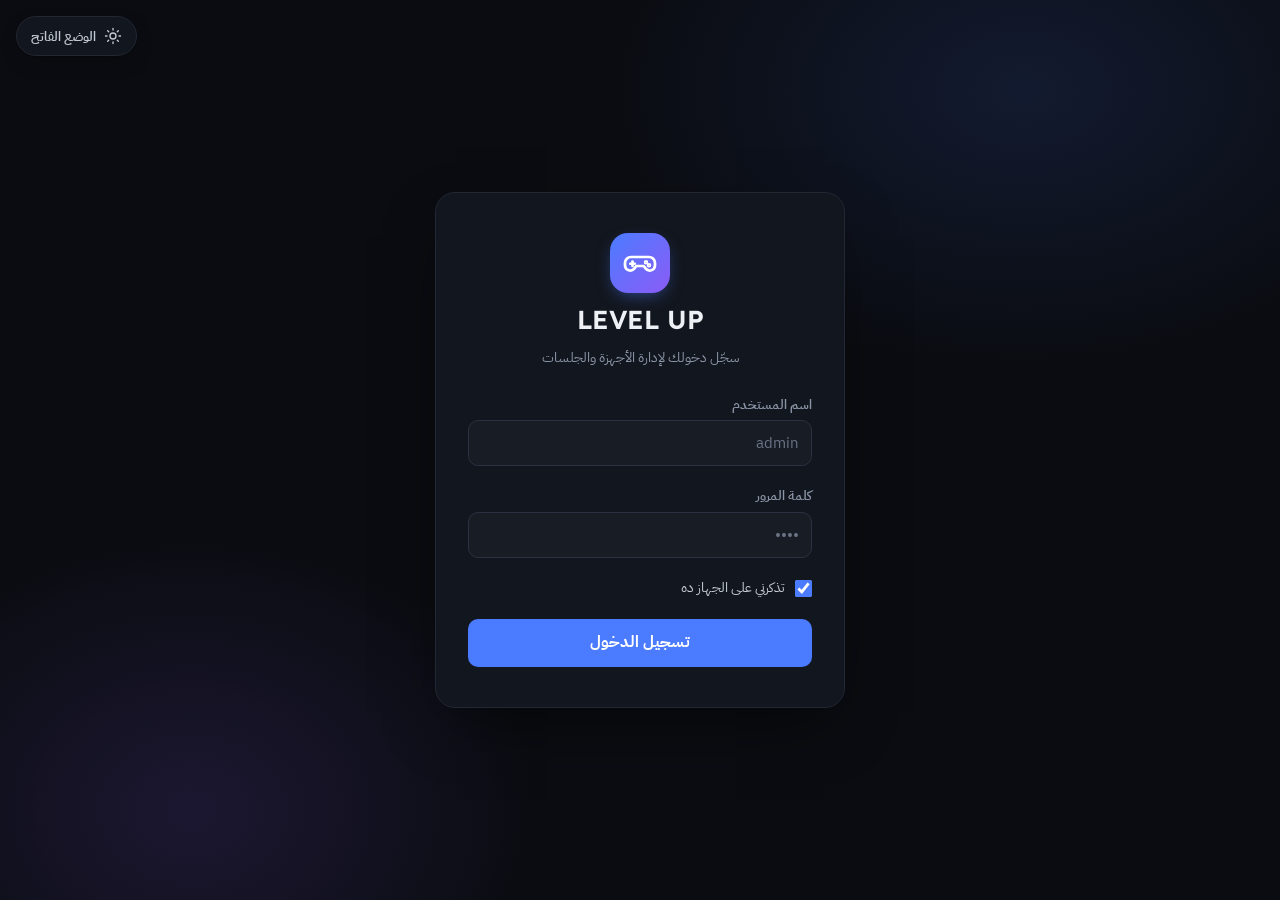
<file: index.html>
<!doctype html>
<html lang="ar" dir="rtl">
<head>
<meta charset="utf-8">
<meta name="viewport" content="width=device-width, initial-scale=1">
<meta http-equiv="refresh" content="0; url=Account/Login.html">
<title>LEVEL UP</title>
<link rel="icon" type="image/svg+xml" href="images/favicon.svg">
</head>
<body>
  <p><a href="Account/Login.html" asp-controller="Account" asp-action="Login">الدخول على LEVEL UP</a></p>
</body>
</html>
</file>
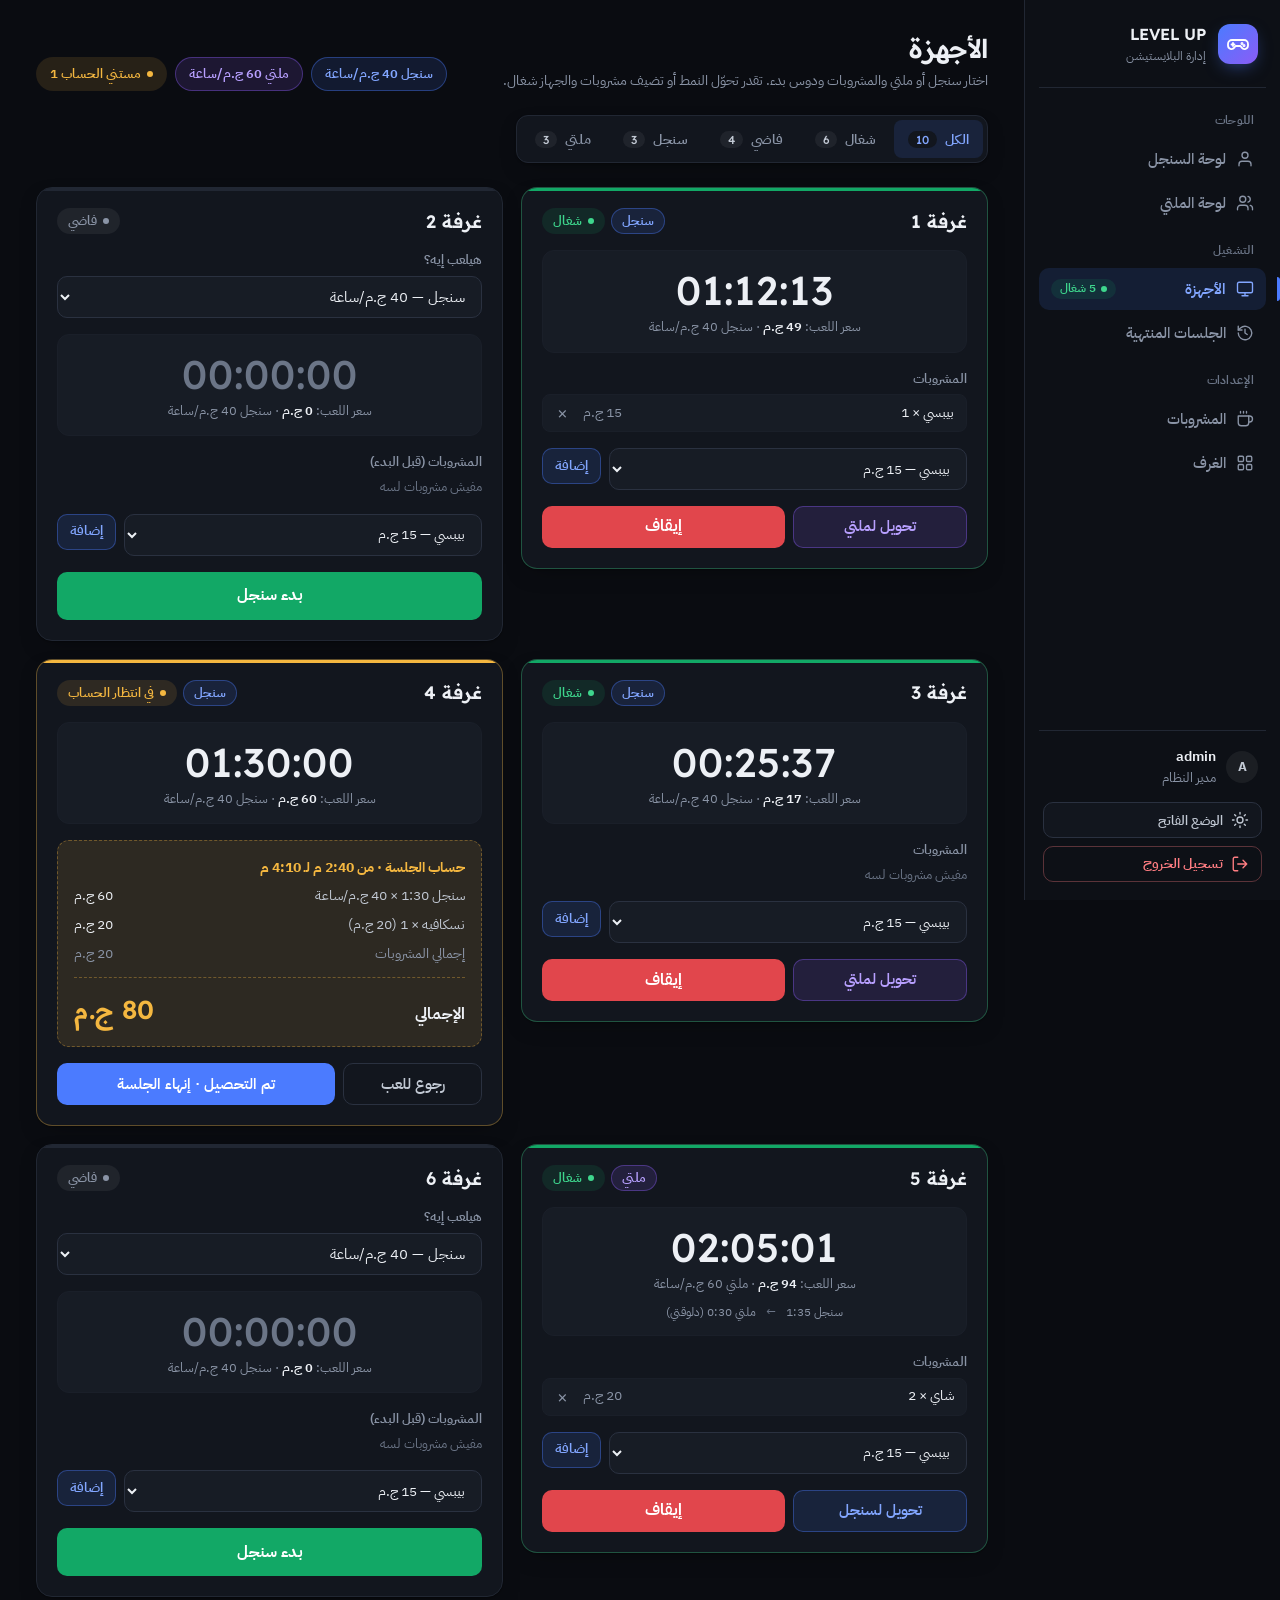
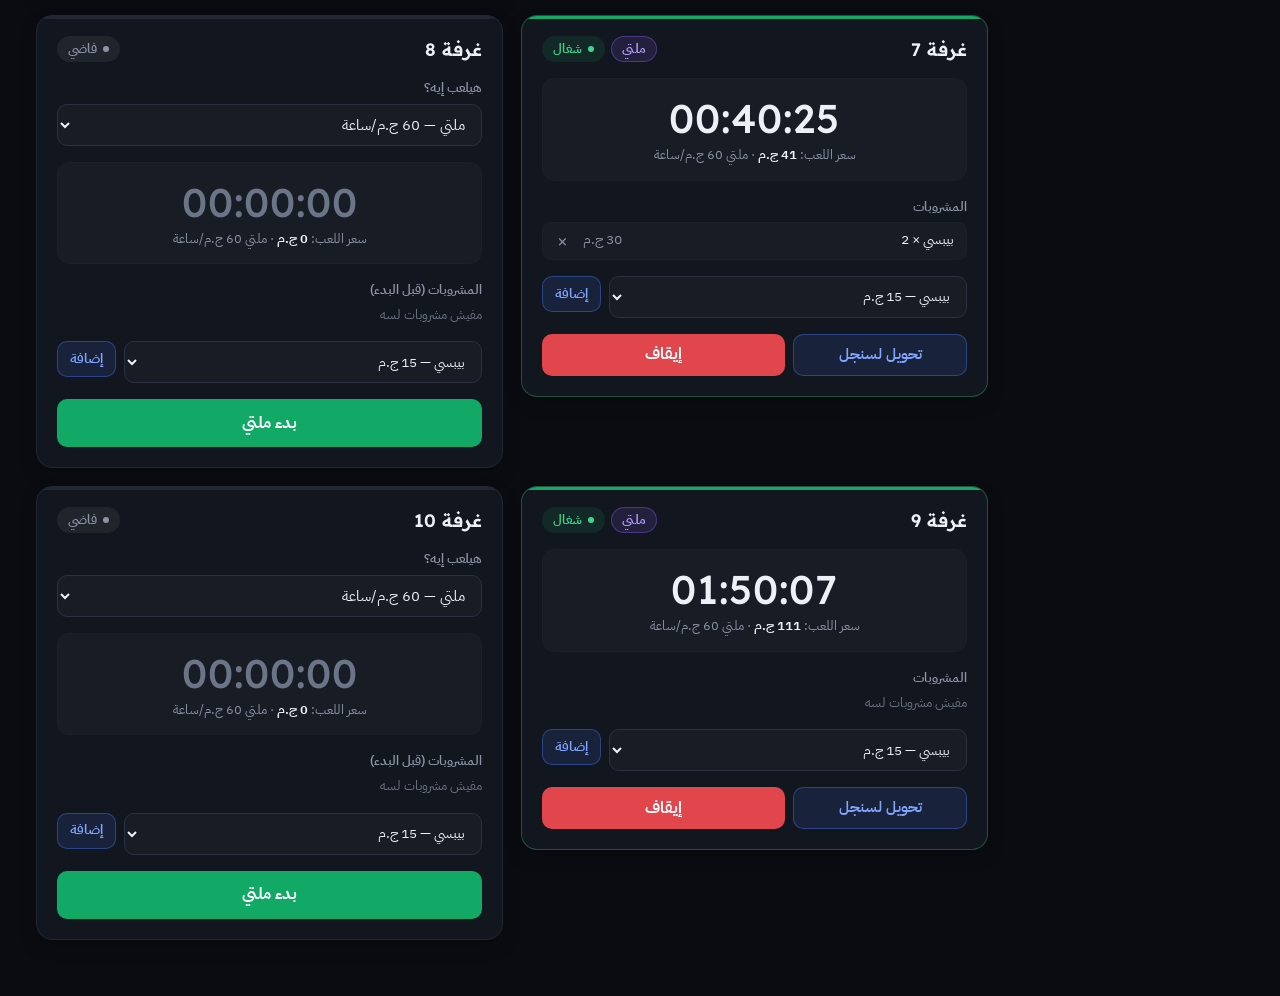
<file: Device/Index.html>
<!doctype html>
<html lang="ar" dir="rtl" data-theme="dark">
<head>
<meta charset="utf-8">
<meta name="viewport" content="width=device-width, initial-scale=1">
<title>الأجهزة · LEVEL UP</title>
<link rel="icon" type="image/svg+xml" href="../images/favicon.svg">
<link rel="stylesheet" href="../css/bootstrap.rtl.min.css">
<link rel="stylesheet" href="../css/style.css">
<script src="../js/theme.js"></script>
</head>
<body>
<div class="shell">

  <!-- ================= السايدبار (هيتنقل لـ _Layout) ================= -->
  <nav class="sidebar" aria-label="القائمة الرئيسية">
    <div class="brand">
      <div class="logo"><img src="../images/logo.svg" alt="" width="24" height="24"></div>
      <div><b>LEVEL UP</b><small>إدارة البلايستيشن</small></div>
    </div>

    <div class="nav-links">
      <div class="nav-group">
        <div class="nav-sec">اللوحات</div>
        <a class="item" href="../Dashboard/Single.html" asp-controller="Dashboard" asp-action="Single">
          <svg class="i" viewBox="0 0 24 24" aria-hidden="true"><path d="M20 21v-2a4 4 0 0 0-4-4H8a4 4 0 0 0-4 4v2"/><circle cx="12" cy="7" r="4"/></svg>
          <span class="lbl">لوحة السنجل</span>
        </a>
        <a class="item" href="../Dashboard/Multi.html" asp-controller="Dashboard" asp-action="Multi">
          <svg class="i" viewBox="0 0 24 24" aria-hidden="true"><path d="M16 21v-2a4 4 0 0 0-4-4H6a4 4 0 0 0-4 4v2"/><circle cx="9" cy="7" r="4"/><path d="M22 21v-2a4 4 0 0 0-3-3.87"/><path d="M16 3.13a4 4 0 0 1 0 7.75"/></svg>
          <span class="lbl">لوحة الملتي</span>
        </a>
      </div>
      <div class="nav-group">
        <div class="nav-sec">التشغيل</div>
        <a class="item on" href="../Device/Index.html" aria-current="page" asp-controller="Device" asp-action="Index">
          <svg class="i" viewBox="0 0 24 24" aria-hidden="true"><rect x="2" y="3" width="20" height="14" rx="2"/><path d="M8 21h8M12 17v4"/></svg>
          <span class="lbl">الأجهزة</span>
          <span class="cnt">5 شغال</span>
        </a>
        <a class="item" href="../Session/Index.html" asp-controller="Session" asp-action="Index">
          <svg class="i" viewBox="0 0 24 24" aria-hidden="true"><path d="M3 12a9 9 0 1 0 3-6.7L3 8"/><path d="M3 3v5h5"/><path d="M12 7v5l3 2"/></svg>
          <span class="lbl">الجلسات المنتهية</span>
        </a>
      </div>
      <div class="nav-group">
        <div class="nav-sec">الإعدادات</div>
        <a class="item" href="../Drink/Index.html" asp-controller="Drink" asp-action="Index">
          <svg class="i" viewBox="0 0 24 24" aria-hidden="true"><path d="M17 8h1a4 4 0 0 1 0 8h-1"/><path d="M3 8h14v9a4 4 0 0 1-4 4H7a4 4 0 0 1-4-4z"/><path d="M6 2v2M10 2v2M14 2v2"/></svg>
          <span class="lbl">المشروبات</span>
        </a>
        <a class="item" href="../Room/Index.html" asp-controller="Room" asp-action="Index">
          <svg class="i" viewBox="0 0 24 24" aria-hidden="true"><rect x="3" y="3" width="7" height="7" rx="1.5"/><rect x="14" y="3" width="7" height="7" rx="1.5"/><rect x="3" y="14" width="7" height="7" rx="1.5"/><rect x="14" y="14" width="7" height="7" rx="1.5"/></svg>
          <span class="lbl">الغرف</span>
        </a>
      </div>
    </div>

    <div class="nav-foot">
      <div class="who">
        <span class="av">a</span>
        <div><b>admin</b>مدير النظام</div>
      </div>
      <button type="button" class="theme-toggle" id="themeToggle" aria-label="تفعيل الوضع الفاتح" title="تفعيل الوضع الفاتح">
        <span class="theme-icon when-dark"><svg class="i" viewBox="0 0 24 24" aria-hidden="true"><circle cx="12" cy="12" r="4"/><path d="M12 2v2M12 20v2M4.9 4.9l1.4 1.4M17.7 17.7l1.4 1.4M2 12h2M20 12h2M4.9 19.1l1.4-1.4M17.7 6.3l1.4-1.4"/></svg></span>
        <span class="lbl when-dark">الوضع الفاتح</span>
        <span class="theme-icon when-light"><svg class="i" viewBox="0 0 24 24" aria-hidden="true"><path d="M21 12.8A9 9 0 1 1 11.2 3 7 7 0 0 0 21 12.8z"/></svg></span>
        <span class="lbl when-light">الوضع الداكن</span>
      </button>
      <form method="post" action="../Account/Login.html" asp-controller="Account" asp-action="Logout">
        <button type="submit" class="btn sm ghost-red" title="تسجيل الخروج">
          <svg class="i" viewBox="0 0 24 24" aria-hidden="true"><path d="M9 21H5a2 2 0 0 1-2-2V5a2 2 0 0 1 2-2h4"/><path d="M16 17l5-5-5-5M21 12H9"/></svg>
          <span class="lbl">تسجيل الخروج</span>
        </button>
      </form>
    </div>
  </nav>
  <!-- ================= نهاية السايدبار ================= -->

  <main class="main">

    <div class="head">
      <div>
        <h1>الأجهزة</h1>
        <p class="sub">اختار سنجل أو ملتي والمشروبات ودوس بدء. تقدر تحوّل النمط أو تضيف مشروبات والجهاز شغال.</p>
      </div>
      <div class="chips">
        <span class="pill p-blue">سنجل 40 ج.م/ساعة</span>
        <span class="pill p-purple">ملتي 60 ج.م/ساعة</span>
        <!-- بيظهر بس لو فيه غرف مستنية الحساب -->
        <span class="pill p-amber">مستني الحساب 1</span>
      </div>
    </div>

    <!-- الفلترة في السيرفر: ?filter=All|Running|Idle|Single|Multi، والتاب المختار عليه on -->
    <nav class="tabs" aria-label="فلترة الأجهزة">
      <a class="tab on t-all" href="Index.html" aria-current="page" asp-controller="Device" asp-action="Index" asp-route-filter="All">الكل <span class="n">10</span></a>
      <a class="tab" href="Index.html?filter=Running" asp-controller="Device" asp-action="Index" asp-route-filter="Running">شغال <span class="n">6</span></a>
      <a class="tab" href="Index.html?filter=Idle" asp-controller="Device" asp-action="Index" asp-route-filter="Idle">فاضي <span class="n">4</span></a>
      <a class="tab" href="Index.html?filter=Single" asp-controller="Device" asp-action="Index" asp-route-filter="Single">سنجل <span class="n">3</span></a>
      <a class="tab" href="Index.html?filter=Multi" asp-controller="Device" asp-action="Index" asp-route-filter="Multi">ملتي <span class="n">3</span></a>
    </nav>

    <!-- لو مفيش غرف مفعّلة:
    <div class="panel empty">مفيش غرف مفعّلة. ضيف غرفة من <a href="../Room/Index.html" asp-controller="Room" asp-action="Index">صفحة الغرف</a>.</div>
         لو الفلتر مفيهوش أجهزة:
    <div class="panel empty">مفيش أجهزة في القسم ده دلوقتي</div> -->

    <div class="cards">

      <!-- ===== غرفة 1 · شغال سنجل ===== -->
      <article class="device-card running" data-elapsed="4332" data-segment-elapsed="4332" data-base-cost="0" data-rate="40">
        <div class="card-head">
          <h2>غرفة 1</h2>
          <div class="tags"><span class="pill p-blue">سنجل</span><span class="pill p-green">شغال</span></div>
        </div>
        <div class="timerbox">
          <div class="timer">01:12:12</div>
          <div class="c">سعر اللعب: <b data-cost>49 ج.م</b> · سنجل 40 ج.م/ساعة</div>
        </div>
        <div class="dl">
          <div class="dl-title">المشروبات</div>
          <div class="dl-row">
            <span>بيبسي × 1</span>
            <span class="dl-meta">
              <span class="muted">15 ج.م</span>
              <form method="post" action="Index.html" asp-controller="Device" asp-action="RemoveDrink">
                <input type="hidden" name="RoomId" value="1"><input type="hidden" name="DrinkId" value="1">
                <button type="submit" class="x" aria-label="شيل بيبسي">×</button>
              </form>
            </span>
          </div>
        </div>
        <form class="add" method="post" action="Index.html" asp-controller="Device" asp-action="AddDrink">
          <input type="hidden" name="RoomId" value="1">
          <select class="in" name="DrinkId" aria-label="اختيار مشروب لغرفة 1">
            <option value="1">بيبسي — 15 ج.م</option>
            <option value="2">شاي — 10 ج.م</option>
            <option value="3">نسكافيه — 20 ج.م</option>
            <option value="4">مياه — 10 ج.م</option>
            <option value="5">ريد بول — 40 ج.م</option>
          </select>
          <button type="submit" class="btn ghost sm">إضافة</button>
        </form>
        <div class="two">
          <form method="post" action="Index.html" asp-controller="Device" asp-action="SwitchMode">
            <input type="hidden" name="RoomId" value="1"><input type="hidden" name="Mode" value="Multi">
            <button type="submit" class="btn ghost-purple" title="الوقت اللي فات بيتحسب بسعره، والجاي بسعر ملتي">تحويل لملتي</button>
          </form>
          <form class="stop" method="post" action="Index.html" asp-controller="Device" asp-action="Stop">
            <input type="hidden" name="RoomId" value="1">
            <button type="submit" class="btn red stop-btn">إيقاف</button>
          </form>
        </div>
      </article>

      <!-- ===== غرفة 2 · فاضي (النمط الافتراضي سنجل) ===== -->
      <article class="device-card idle">
        <div class="card-head">
          <h2>غرفة 2</h2>
          <div class="tags"><span class="pill p-gray">فاضي</span></div>
        </div>
        <div class="modepick">
          <label for="Mode-2">هيلعب إيه؟</label>
          <select class="in" id="Mode-2" name="Mode" form="start-2">
            <option value="Single" data-label="سنجل" data-rate="40" selected>سنجل — 40 ج.م/ساعة</option>
            <option value="Multi" data-label="ملتي" data-rate="60">ملتي — 60 ج.م/ساعة</option>
          </select>
        </div>
        <div class="timerbox">
          <div class="timer">00:00:00</div>
          <div class="c">سعر اللعب: <b>0 ج.م</b> · <span data-mode-rate>سنجل 40 ج.م/ساعة</span></div>
        </div>
        <div class="dl">
          <div class="dl-title">المشروبات (قبل البدء)</div>
          <span class="dl-empty">مفيش مشروبات لسه</span>
        </div>
        <form class="add" method="post" action="Index.html" asp-controller="Device" asp-action="AddDrink">
          <input type="hidden" name="RoomId" value="2">
          <select class="in" name="DrinkId" aria-label="اختيار مشروب لغرفة 2">
            <option value="1">بيبسي — 15 ج.م</option>
            <option value="2">شاي — 10 ج.م</option>
            <option value="3">نسكافيه — 20 ج.م</option>
            <option value="4">مياه — 10 ج.م</option>
            <option value="5">ريد بول — 40 ج.م</option>
          </select>
          <button type="submit" class="btn ghost sm">إضافة</button>
        </form>
        <form id="start-2" method="post" action="Index.html" asp-controller="Device" asp-action="Start">
          <input type="hidden" name="RoomId" value="2">
          <button type="submit" class="btn green big" data-start-label>بدء سنجل</button>
        </form>
      </article>

      <!-- ===== غرفة 3 · شغال سنجل ===== -->
      <article class="device-card running" data-elapsed="1536" data-segment-elapsed="1536" data-base-cost="0" data-rate="40">
        <div class="card-head">
          <h2>غرفة 3</h2>
          <div class="tags"><span class="pill p-blue">سنجل</span><span class="pill p-green">شغال</span></div>
        </div>
        <div class="timerbox">
          <div class="timer">00:25:36</div>
          <div class="c">سعر اللعب: <b data-cost>17 ج.م</b> · سنجل 40 ج.م/ساعة</div>
        </div>
        <div class="dl">
          <div class="dl-title">المشروبات</div>
          <span class="dl-empty">مفيش مشروبات لسه</span>
        </div>
        <form class="add" method="post" action="Index.html" asp-controller="Device" asp-action="AddDrink">
          <input type="hidden" name="RoomId" value="3">
          <select class="in" name="DrinkId" aria-label="اختيار مشروب لغرفة 3">
            <option value="1">بيبسي — 15 ج.م</option>
            <option value="2">شاي — 10 ج.م</option>
            <option value="3">نسكافيه — 20 ج.م</option>
            <option value="4">مياه — 10 ج.م</option>
            <option value="5">ريد بول — 40 ج.م</option>
          </select>
          <button type="submit" class="btn ghost sm">إضافة</button>
        </form>
        <div class="two">
          <form method="post" action="Index.html" asp-controller="Device" asp-action="SwitchMode">
            <input type="hidden" name="RoomId" value="3"><input type="hidden" name="Mode" value="Multi">
            <button type="submit" class="btn ghost-purple" title="الوقت اللي فات بيتحسب بسعره، والجاي بسعر ملتي">تحويل لملتي</button>
          </form>
          <form class="stop" method="post" action="Index.html" asp-controller="Device" asp-action="Stop">
            <input type="hidden" name="RoomId" value="3">
            <button type="submit" class="btn red stop-btn">إيقاف</button>
          </form>
        </div>
      </article>

      <!-- ===== غرفة 4 · في انتظار الحساب ===== -->
      <article class="device-card bill" data-elapsed="5400" data-stopped="true">
        <div class="card-head">
          <h2>غرفة 4</h2>
          <div class="tags"><span class="pill p-blue">سنجل</span><span class="pill p-amber">في انتظار الحساب</span></div>
        </div>
        <div class="timerbox">
          <div class="timer">01:30:00</div>
          <div class="c">سعر اللعب: <b>60 ج.م</b> · سنجل 40 ج.م/ساعة</div>
        </div>
        <div class="billbox">
          <div class="bill-title">حساب الجلسة · من 2:40 م لـ 4:10 م</div>
          <!-- سطر لكل جزء. لو الجلسة متحولة بييجي بعد الأجزاء:
          <div class="r muted"><span>إجمالي اللعب</span><span>93 ج.م</span></div> -->
          <div class="r"><span>سنجل 1:30 × 40 ج.م/ساعة</span><span>60 ج.م</span></div>
          <div class="r"><span>نسكافيه × 1 (20 ج.م)</span><span>20 ج.م</span></div>
          <div class="r muted"><span>إجمالي المشروبات</span><span>20 ج.م</span></div>
          <div class="tot"><span>الإجمالي</span><b>80 ج.م</b></div>
        </div>
        <div class="two">
          <form method="post" action="Index.html" asp-controller="Device" asp-action="Resume">
            <input type="hidden" name="RoomId" value="4">
            <button type="submit" class="btn ghost-gray">رجوع للعب</button>
          </form>
          <form class="wide" method="post" action="Index.html" asp-controller="Device" asp-action="Close">
            <input type="hidden" name="RoomId" value="4">
            <button type="submit" class="btn">تم التحصيل · إنهاء الجلسة</button>
          </form>
        </div>
      </article>

      <!-- ===== غرفة 5 · شغال ملتي ومتحول (بدأت سنجل) ===== -->
      <article class="device-card running" data-elapsed="7500" data-segment-elapsed="1800" data-base-cost="63" data-rate="60">
        <div class="card-head">
          <h2>غرفة 5</h2>
          <div class="tags"><span class="pill p-purple">ملتي</span><span class="pill p-green">شغال</span></div>
        </div>
        <div class="timerbox">
          <div class="timer">02:05:00</div>
          <div class="c">سعر اللعب: <b data-cost>93 ج.م</b> · ملتي 60 ج.م/ساعة</div>
          <div class="segs">
            <span>سنجل 1:35</span><span class="arrow">←</span><span>ملتي <span data-segment-live>0:30</span> (دلوقتي)</span>
          </div>
        </div>
        <div class="dl">
          <div class="dl-title">المشروبات</div>
          <div class="dl-row">
            <span>شاي × 2</span>
            <span class="dl-meta">
              <span class="muted">20 ج.م</span>
              <form method="post" action="Index.html" asp-controller="Device" asp-action="RemoveDrink">
                <input type="hidden" name="RoomId" value="5"><input type="hidden" name="DrinkId" value="2">
                <button type="submit" class="x" aria-label="شيل شاي">×</button>
              </form>
            </span>
          </div>
        </div>
        <form class="add" method="post" action="Index.html" asp-controller="Device" asp-action="AddDrink">
          <input type="hidden" name="RoomId" value="5">
          <select class="in" name="DrinkId" aria-label="اختيار مشروب لغرفة 5">
            <option value="1">بيبسي — 15 ج.م</option>
            <option value="2">شاي — 10 ج.م</option>
            <option value="3">نسكافيه — 20 ج.م</option>
            <option value="4">مياه — 10 ج.م</option>
            <option value="5">ريد بول — 40 ج.م</option>
          </select>
          <button type="submit" class="btn ghost sm">إضافة</button>
        </form>
        <div class="two">
          <form method="post" action="Index.html" asp-controller="Device" asp-action="SwitchMode">
            <input type="hidden" name="RoomId" value="5"><input type="hidden" name="Mode" value="Single">
            <button type="submit" class="btn ghost-blue" title="الوقت اللي فات بيتحسب بسعره، والجاي بسعر سنجل">تحويل لسنجل</button>
          </form>
          <form class="stop" method="post" action="Index.html" asp-controller="Device" asp-action="Stop">
            <input type="hidden" name="RoomId" value="5">
            <button type="submit" class="btn red stop-btn">إيقاف</button>
          </form>
        </div>
      </article>

      <!-- ===== غرفة 6 · فاضي (النمط الافتراضي سنجل) ===== -->
      <article class="device-card idle">
        <div class="card-head">
          <h2>غرفة 6</h2>
          <div class="tags"><span class="pill p-gray">فاضي</span></div>
        </div>
        <div class="modepick">
          <label for="Mode-6">هيلعب إيه؟</label>
          <select class="in" id="Mode-6" name="Mode" form="start-6">
            <option value="Single" data-label="سنجل" data-rate="40" selected>سنجل — 40 ج.م/ساعة</option>
            <option value="Multi" data-label="ملتي" data-rate="60">ملتي — 60 ج.م/ساعة</option>
          </select>
        </div>
        <div class="timerbox">
          <div class="timer">00:00:00</div>
          <div class="c">سعر اللعب: <b>0 ج.م</b> · <span data-mode-rate>سنجل 40 ج.م/ساعة</span></div>
        </div>
        <div class="dl">
          <div class="dl-title">المشروبات (قبل البدء)</div>
          <span class="dl-empty">مفيش مشروبات لسه</span>
        </div>
        <form class="add" method="post" action="Index.html" asp-controller="Device" asp-action="AddDrink">
          <input type="hidden" name="RoomId" value="6">
          <select class="in" name="DrinkId" aria-label="اختيار مشروب لغرفة 6">
            <option value="1">بيبسي — 15 ج.م</option>
            <option value="2">شاي — 10 ج.م</option>
            <option value="3">نسكافيه — 20 ج.م</option>
            <option value="4">مياه — 10 ج.م</option>
            <option value="5">ريد بول — 40 ج.م</option>
          </select>
          <button type="submit" class="btn ghost sm">إضافة</button>
        </form>
        <form id="start-6" method="post" action="Index.html" asp-controller="Device" asp-action="Start">
          <input type="hidden" name="RoomId" value="6">
          <button type="submit" class="btn green big" data-start-label>بدء سنجل</button>
        </form>
      </article>

      <!-- ===== غرفة 7 · شغال ملتي ===== -->
      <article class="device-card running" data-elapsed="2424" data-segment-elapsed="2424" data-base-cost="0" data-rate="60">
        <div class="card-head">
          <h2>غرفة 7</h2>
          <div class="tags"><span class="pill p-purple">ملتي</span><span class="pill p-green">شغال</span></div>
        </div>
        <div class="timerbox">
          <div class="timer">00:40:24</div>
          <div class="c">سعر اللعب: <b data-cost>41 ج.م</b> · ملتي 60 ج.م/ساعة</div>
        </div>
        <div class="dl">
          <div class="dl-title">المشروبات</div>
          <div class="dl-row">
            <span>بيبسي × 2</span>
            <span class="dl-meta">
              <span class="muted">30 ج.م</span>
              <form method="post" action="Index.html" asp-controller="Device" asp-action="RemoveDrink">
                <input type="hidden" name="RoomId" value="7"><input type="hidden" name="DrinkId" value="1">
                <button type="submit" class="x" aria-label="شيل بيبسي">×</button>
              </form>
            </span>
          </div>
        </div>
        <form class="add" method="post" action="Index.html" asp-controller="Device" asp-action="AddDrink">
          <input type="hidden" name="RoomId" value="7">
          <select class="in" name="DrinkId" aria-label="اختيار مشروب لغرفة 7">
            <option value="1">بيبسي — 15 ج.م</option>
            <option value="2">شاي — 10 ج.م</option>
            <option value="3">نسكافيه — 20 ج.م</option>
            <option value="4">مياه — 10 ج.م</option>
            <option value="5">ريد بول — 40 ج.م</option>
          </select>
          <button type="submit" class="btn ghost sm">إضافة</button>
        </form>
        <div class="two">
          <form method="post" action="Index.html" asp-controller="Device" asp-action="SwitchMode">
            <input type="hidden" name="RoomId" value="7"><input type="hidden" name="Mode" value="Single">
            <button type="submit" class="btn ghost-blue" title="الوقت اللي فات بيتحسب بسعره، والجاي بسعر سنجل">تحويل لسنجل</button>
          </form>
          <form class="stop" method="post" action="Index.html" asp-controller="Device" asp-action="Stop">
            <input type="hidden" name="RoomId" value="7">
            <button type="submit" class="btn red stop-btn">إيقاف</button>
          </form>
        </div>
      </article>

      <!-- ===== غرفة 8 · فاضي (النمط الافتراضي ملتي) ===== -->
      <article class="device-card idle">
        <div class="card-head">
          <h2>غرفة 8</h2>
          <div class="tags"><span class="pill p-gray">فاضي</span></div>
        </div>
        <div class="modepick">
          <label for="Mode-8">هيلعب إيه؟</label>
          <select class="in" id="Mode-8" name="Mode" form="start-8">
            <option value="Single" data-label="سنجل" data-rate="40">سنجل — 40 ج.م/ساعة</option>
            <option value="Multi" data-label="ملتي" data-rate="60" selected>ملتي — 60 ج.م/ساعة</option>
          </select>
        </div>
        <div class="timerbox">
          <div class="timer">00:00:00</div>
          <div class="c">سعر اللعب: <b>0 ج.م</b> · <span data-mode-rate>ملتي 60 ج.م/ساعة</span></div>
        </div>
        <div class="dl">
          <div class="dl-title">المشروبات (قبل البدء)</div>
          <span class="dl-empty">مفيش مشروبات لسه</span>
        </div>
        <form class="add" method="post" action="Index.html" asp-controller="Device" asp-action="AddDrink">
          <input type="hidden" name="RoomId" value="8">
          <select class="in" name="DrinkId" aria-label="اختيار مشروب لغرفة 8">
            <option value="1">بيبسي — 15 ج.م</option>
            <option value="2">شاي — 10 ج.م</option>
            <option value="3">نسكافيه — 20 ج.م</option>
            <option value="4">مياه — 10 ج.م</option>
            <option value="5">ريد بول — 40 ج.م</option>
          </select>
          <button type="submit" class="btn ghost sm">إضافة</button>
        </form>
        <form id="start-8" method="post" action="Index.html" asp-controller="Device" asp-action="Start">
          <input type="hidden" name="RoomId" value="8">
          <button type="submit" class="btn green big" data-start-label>بدء ملتي</button>
        </form>
      </article>

      <!-- ===== غرفة 9 · شغال ملتي ===== -->
      <article class="device-card running" data-elapsed="6606" data-segment-elapsed="6606" data-base-cost="0" data-rate="60">
        <div class="card-head">
          <h2>غرفة 9</h2>
          <div class="tags"><span class="pill p-purple">ملتي</span><span class="pill p-green">شغال</span></div>
        </div>
        <div class="timerbox">
          <div class="timer">01:50:06</div>
          <div class="c">سعر اللعب: <b data-cost>111 ج.م</b> · ملتي 60 ج.م/ساعة</div>
        </div>
        <div class="dl">
          <div class="dl-title">المشروبات</div>
          <span class="dl-empty">مفيش مشروبات لسه</span>
        </div>
        <form class="add" method="post" action="Index.html" asp-controller="Device" asp-action="AddDrink">
          <input type="hidden" name="RoomId" value="9">
          <select class="in" name="DrinkId" aria-label="اختيار مشروب لغرفة 9">
            <option value="1">بيبسي — 15 ج.م</option>
            <option value="2">شاي — 10 ج.م</option>
            <option value="3">نسكافيه — 20 ج.م</option>
            <option value="4">مياه — 10 ج.م</option>
            <option value="5">ريد بول — 40 ج.م</option>
          </select>
          <button type="submit" class="btn ghost sm">إضافة</button>
        </form>
        <div class="two">
          <form method="post" action="Index.html" asp-controller="Device" asp-action="SwitchMode">
            <input type="hidden" name="RoomId" value="9"><input type="hidden" name="Mode" value="Single">
            <button type="submit" class="btn ghost-blue" title="الوقت اللي فات بيتحسب بسعره، والجاي بسعر سنجل">تحويل لسنجل</button>
          </form>
          <form class="stop" method="post" action="Index.html" asp-controller="Device" asp-action="Stop">
            <input type="hidden" name="RoomId" value="9">
            <button type="submit" class="btn red stop-btn">إيقاف</button>
          </form>
        </div>
      </article>

      <!-- ===== غرفة 10 · فاضي (النمط الافتراضي ملتي) ===== -->
      <article class="device-card idle">
        <div class="card-head">
          <h2>غرفة 10</h2>
          <div class="tags"><span class="pill p-gray">فاضي</span></div>
        </div>
        <div class="modepick">
          <label for="Mode-10">هيلعب إيه؟</label>
          <select class="in" id="Mode-10" name="Mode" form="start-10">
            <option value="Single" data-label="سنجل" data-rate="40">سنجل — 40 ج.م/ساعة</option>
            <option value="Multi" data-label="ملتي" data-rate="60" selected>ملتي — 60 ج.م/ساعة</option>
          </select>
        </div>
        <div class="timerbox">
          <div class="timer">00:00:00</div>
          <div class="c">سعر اللعب: <b>0 ج.م</b> · <span data-mode-rate>ملتي 60 ج.م/ساعة</span></div>
        </div>
        <div class="dl">
          <div class="dl-title">المشروبات (قبل البدء)</div>
          <span class="dl-empty">مفيش مشروبات لسه</span>
        </div>
        <form class="add" method="post" action="Index.html" asp-controller="Device" asp-action="AddDrink">
          <input type="hidden" name="RoomId" value="10">
          <select class="in" name="DrinkId" aria-label="اختيار مشروب لغرفة 10">
            <option value="1">بيبسي — 15 ج.م</option>
            <option value="2">شاي — 10 ج.م</option>
            <option value="3">نسكافيه — 20 ج.م</option>
            <option value="4">مياه — 10 ج.م</option>
            <option value="5">ريد بول — 40 ج.م</option>
          </select>
          <button type="submit" class="btn ghost sm">إضافة</button>
        </form>
        <form id="start-10" method="post" action="Index.html" asp-controller="Device" asp-action="Start">
          <input type="hidden" name="RoomId" value="10">
          <button type="submit" class="btn green big" data-start-label>بدء ملتي</button>
        </form>
      </article>

    </div>

  </main>
</div>

<script src="../js/jquery.min.js"></script>
<script src="../js/jquery.validate.min.js"></script>
<script src="../js/jquery.validate.unobtrusive.min.js"></script>
<script src="../js/bootstrap.bundle.min.js"></script>
<script src="../js/timer.js"></script>
</body>
</html>
</file>
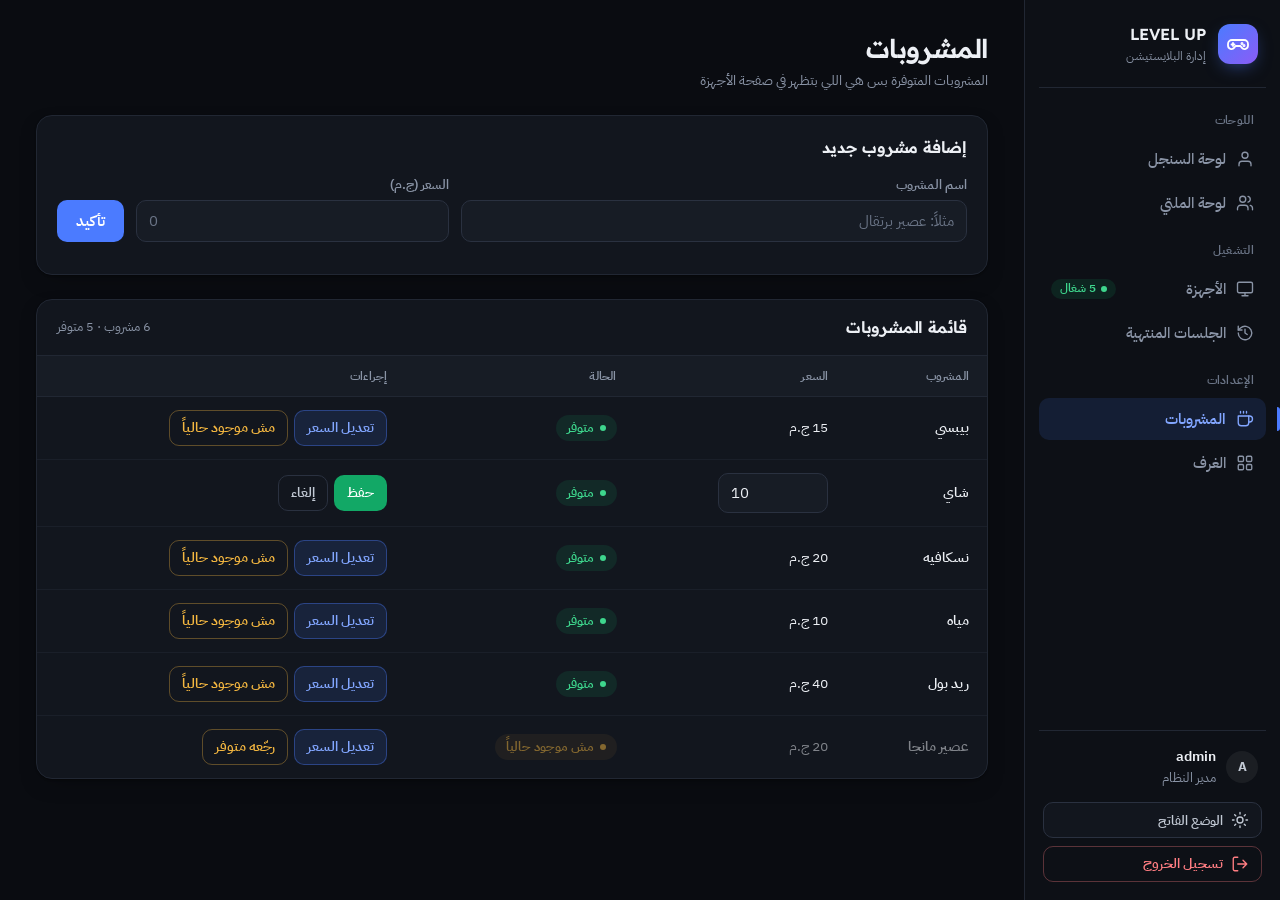
<file: Drink/Index.html>
<!doctype html>
<html lang="ar" dir="rtl" data-theme="dark">
<head>
<meta charset="utf-8">
<meta name="viewport" content="width=device-width, initial-scale=1">
<title>المشروبات · LEVEL UP</title>
<link rel="icon" type="image/svg+xml" href="../images/favicon.svg">
<link rel="stylesheet" href="../css/bootstrap.rtl.min.css">
<link rel="stylesheet" href="../css/style.css">
<script src="../js/theme.js"></script>
</head>
<body>
<div class="shell">

  <!-- ================= السايدبار (هيتنقل لـ _Layout) ================= -->
  <nav class="sidebar" aria-label="القائمة الرئيسية">
    <div class="brand">
      <div class="logo"><img src="../images/logo.svg" alt="" width="24" height="24"></div>
      <div><b>LEVEL UP</b><small>إدارة البلايستيشن</small></div>
    </div>

    <div class="nav-links">
      <div class="nav-group">
        <div class="nav-sec">اللوحات</div>
        <a class="item" href="../Dashboard/Single.html" asp-controller="Dashboard" asp-action="Single">
          <svg class="i" viewBox="0 0 24 24" aria-hidden="true"><path d="M20 21v-2a4 4 0 0 0-4-4H8a4 4 0 0 0-4 4v2"/><circle cx="12" cy="7" r="4"/></svg>
          <span class="lbl">لوحة السنجل</span>
        </a>
        <a class="item" href="../Dashboard/Multi.html" asp-controller="Dashboard" asp-action="Multi">
          <svg class="i" viewBox="0 0 24 24" aria-hidden="true"><path d="M16 21v-2a4 4 0 0 0-4-4H6a4 4 0 0 0-4 4v2"/><circle cx="9" cy="7" r="4"/><path d="M22 21v-2a4 4 0 0 0-3-3.87"/><path d="M16 3.13a4 4 0 0 1 0 7.75"/></svg>
          <span class="lbl">لوحة الملتي</span>
        </a>
      </div>
      <div class="nav-group">
        <div class="nav-sec">التشغيل</div>
        <a class="item" href="../Device/Index.html" asp-controller="Device" asp-action="Index">
          <svg class="i" viewBox="0 0 24 24" aria-hidden="true"><rect x="2" y="3" width="20" height="14" rx="2"/><path d="M8 21h8M12 17v4"/></svg>
          <span class="lbl">الأجهزة</span>
          <span class="cnt">5 شغال</span>
        </a>
        <a class="item" href="../Session/Index.html" asp-controller="Session" asp-action="Index">
          <svg class="i" viewBox="0 0 24 24" aria-hidden="true"><path d="M3 12a9 9 0 1 0 3-6.7L3 8"/><path d="M3 3v5h5"/><path d="M12 7v5l3 2"/></svg>
          <span class="lbl">الجلسات المنتهية</span>
        </a>
      </div>
      <div class="nav-group">
        <div class="nav-sec">الإعدادات</div>
        <a class="item on" href="../Drink/Index.html" aria-current="page" asp-controller="Drink" asp-action="Index">
          <svg class="i" viewBox="0 0 24 24" aria-hidden="true"><path d="M17 8h1a4 4 0 0 1 0 8h-1"/><path d="M3 8h14v9a4 4 0 0 1-4 4H7a4 4 0 0 1-4-4z"/><path d="M6 2v2M10 2v2M14 2v2"/></svg>
          <span class="lbl">المشروبات</span>
        </a>
        <a class="item" href="../Room/Index.html" asp-controller="Room" asp-action="Index">
          <svg class="i" viewBox="0 0 24 24" aria-hidden="true"><rect x="3" y="3" width="7" height="7" rx="1.5"/><rect x="14" y="3" width="7" height="7" rx="1.5"/><rect x="3" y="14" width="7" height="7" rx="1.5"/><rect x="14" y="14" width="7" height="7" rx="1.5"/></svg>
          <span class="lbl">الغرف</span>
        </a>
      </div>
    </div>

    <div class="nav-foot">
      <div class="who">
        <span class="av">a</span>
        <div><b>admin</b>مدير النظام</div>
      </div>
      <button type="button" class="theme-toggle" id="themeToggle" aria-label="تفعيل الوضع الفاتح" title="تفعيل الوضع الفاتح">
        <span class="theme-icon when-dark"><svg class="i" viewBox="0 0 24 24" aria-hidden="true"><circle cx="12" cy="12" r="4"/><path d="M12 2v2M12 20v2M4.9 4.9l1.4 1.4M17.7 17.7l1.4 1.4M2 12h2M20 12h2M4.9 19.1l1.4-1.4M17.7 6.3l1.4-1.4"/></svg></span>
        <span class="lbl when-dark">الوضع الفاتح</span>
        <span class="theme-icon when-light"><svg class="i" viewBox="0 0 24 24" aria-hidden="true"><path d="M21 12.8A9 9 0 1 1 11.2 3 7 7 0 0 0 21 12.8z"/></svg></span>
        <span class="lbl when-light">الوضع الداكن</span>
      </button>
      <form method="post" action="../Account/Login.html" asp-controller="Account" asp-action="Logout">
        <button type="submit" class="btn sm ghost-red" title="تسجيل الخروج">
          <svg class="i" viewBox="0 0 24 24" aria-hidden="true"><path d="M9 21H5a2 2 0 0 1-2-2V5a2 2 0 0 1 2-2h4"/><path d="M16 17l5-5-5-5M21 12H9"/></svg>
          <span class="lbl">تسجيل الخروج</span>
        </button>
      </form>
    </div>
  </nav>
  <!-- ================= نهاية السايدبار ================= -->

  <main class="main">

    <div>
      <h1>المشروبات</h1>
      <p class="sub">المشروبات المتوفرة بس هي اللي بتظهر في صفحة الأجهزة</p>
    </div>

    <section class="panel pad">
      <h2>إضافة مشروب جديد</h2>
      <form class="form-line" method="post" action="Index.html" asp-controller="Drink" asp-action="Add" autocomplete="off" novalidate>
        <div class="field f-wide">
          <label for="Name">اسم المشروب</label>
          <input class="in" id="Name" name="Name" type="text" placeholder="مثلاً: عصير برتقال"
                 data-val="true" data-val-required="اكتب اسم المشروب">
        </div>
        <div class="field f-price">
          <label for="Price">السعر (ج.م)</label>
          <input class="in" id="Price" name="Price" type="number" min="1" placeholder="0"
                 data-val="true" data-val-required="السعر لازم يكون أكبر من صفر"
                 data-val-range="السعر لازم يكون أكبر من صفر" data-val-range-min="1" data-val-range-max="100000">
        </div>
        <button class="btn" type="submit">تأكيد</button>
        <div class="msg-line">
          <span class="field-validation-valid msg err" data-valmsg-for="Name" data-valmsg-replace="true" asp-validation-for="Name"></span>
          <span class="field-validation-valid msg err" data-valmsg-for="Price" data-valmsg-replace="true" asp-validation-for="Price"></span>
        </div>
      </form>
      <!-- رسالة بعد أي عملية (TempData["Msg"]):
      <span class="msg ok" role="status">اتضاف عصير برتقال بسعر 25 ج.م</span>
      <span class="msg ok" role="status">اتعدل سعر شاي لـ 12 ج.م (الجلسات القديمة مش بتتأثر)</span>
      <span class="msg ok" role="status">عصير مانجا رجع متوفر</span>
      <span class="msg err" role="status">المشروب ده موجود قبل كده</span> -->
    </section>

    <section class="panel">
      <div class="panel-head">
        <h2>قائمة المشروبات</h2>
        <span class="muted">6 مشروب · 5 متوفر</span>
      </div>
      <!-- لو مفيش مشروبات: <div class="empty">مفيش مشروبات، ضيف أول مشروب من فوق</div> مكان الجدول -->
      <div class="scroll">
        <table class="t">
          <thead>
            <tr>
              <th>المشروب</th>
              <th>السعر</th>
              <th>الحالة</th>
              <th>إجراءات</th>
            </tr>
          </thead>
          <tbody>
            <tr>
              <td class="b">بيبسي</td>
              <td>15 ج.م</td>
              <td><span class="pill p-green">متوفر</span></td>
              <td>
                <div class="acts">
                  <a class="btn sm ghost" href="Index.html?editId=1" asp-controller="Drink" asp-action="Index" asp-route-editId="1">تعديل السعر</a>
                  <form method="post" action="Index.html" asp-controller="Drink" asp-action="ToggleAvailable">
                    <input type="hidden" name="Id" value="1">
                    <button type="submit" class="btn sm ghost-amber">مش موجود حالياً</button>
                  </form>
                </div>
              </td>
            </tr>
            <!-- مثال لصف في حالة التعديل (?editId=2) -->
            <tr>
              <td class="b">شاي</td>
              <td>
                <input class="in in-price" form="edit-price-2" name="Price" type="number" min="1" value="10" aria-label="سعر شاي الجديد"
                       data-val="true" data-val-required="السعر لازم يكون أكبر من صفر"
                       data-val-range="السعر لازم يكون أكبر من صفر" data-val-range-min="1" data-val-range-max="100000">
              </td>
              <td><span class="pill p-green">متوفر</span></td>
              <td>
                <div class="acts">
                  <form id="edit-price-2" method="post" action="Index.html" asp-controller="Drink" asp-action="UpdatePrice" novalidate>
                    <input type="hidden" name="Id" value="2">
                    <button type="submit" class="btn sm green">حفظ</button>
                  </form>
                  <a class="btn sm ghost-gray" href="Index.html" asp-controller="Drink" asp-action="Index">إلغاء</a>
                </div>
              </td>
            </tr>
            <tr>
              <td class="b">نسكافيه</td>
              <td>20 ج.م</td>
              <td><span class="pill p-green">متوفر</span></td>
              <td>
                <div class="acts">
                  <a class="btn sm ghost" href="Index.html?editId=3" asp-controller="Drink" asp-action="Index" asp-route-editId="3">تعديل السعر</a>
                  <form method="post" action="Index.html" asp-controller="Drink" asp-action="ToggleAvailable">
                    <input type="hidden" name="Id" value="3">
                    <button type="submit" class="btn sm ghost-amber">مش موجود حالياً</button>
                  </form>
                </div>
              </td>
            </tr>
            <tr>
              <td class="b">مياه</td>
              <td>10 ج.م</td>
              <td><span class="pill p-green">متوفر</span></td>
              <td>
                <div class="acts">
                  <a class="btn sm ghost" href="Index.html?editId=4" asp-controller="Drink" asp-action="Index" asp-route-editId="4">تعديل السعر</a>
                  <form method="post" action="Index.html" asp-controller="Drink" asp-action="ToggleAvailable">
                    <input type="hidden" name="Id" value="4">
                    <button type="submit" class="btn sm ghost-amber">مش موجود حالياً</button>
                  </form>
                </div>
              </td>
            </tr>
            <tr>
              <td class="b">ريد بول</td>
              <td>40 ج.م</td>
              <td><span class="pill p-green">متوفر</span></td>
              <td>
                <div class="acts">
                  <a class="btn sm ghost" href="Index.html?editId=5" asp-controller="Drink" asp-action="Index" asp-route-editId="5">تعديل السعر</a>
                  <form method="post" action="Index.html" asp-controller="Drink" asp-action="ToggleAvailable">
                    <input type="hidden" name="Id" value="5">
                    <button type="submit" class="btn sm ghost-amber">مش موجود حالياً</button>
                  </form>
                </div>
              </td>
            </tr>
            <tr class="off">
              <td class="b">عصير مانجا</td>
              <td>20 ج.م</td>
              <td><span class="pill p-amber">مش موجود حالياً</span></td>
              <td>
                <div class="acts">
                  <a class="btn sm ghost" href="Index.html?editId=6" asp-controller="Drink" asp-action="Index" asp-route-editId="6">تعديل السعر</a>
                  <form method="post" action="Index.html" asp-controller="Drink" asp-action="ToggleAvailable">
                    <input type="hidden" name="Id" value="6">
                    <button type="submit" class="btn sm ghost-amber">رجّعه متوفر</button>
                  </form>
                </div>
              </td>
            </tr>
          </tbody>
        </table>
      </div>
    </section>

  </main>
</div>

<script src="../js/jquery.min.js"></script>
<script src="../js/jquery.validate.min.js"></script>
<script src="../js/jquery.validate.unobtrusive.min.js"></script>
<script src="../js/bootstrap.bundle.min.js"></script>
</body>
</html>
</file>
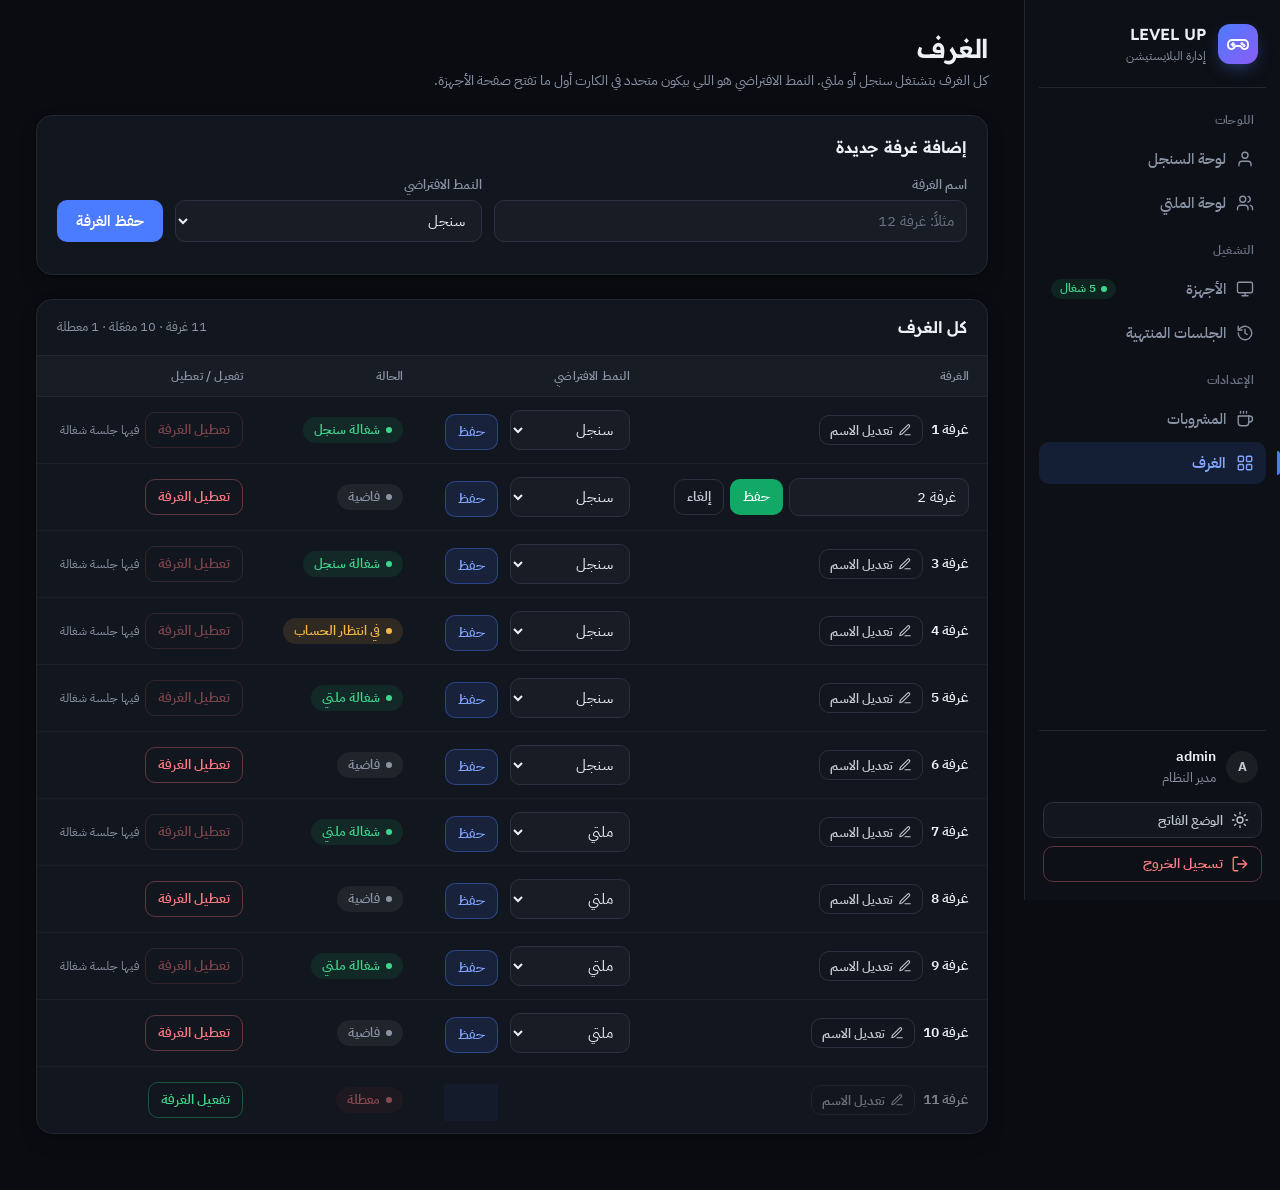
<file: Room/Index.html>
<!doctype html>
<html lang="ar" dir="rtl" data-theme="dark">
<head>
<meta charset="utf-8">
<meta name="viewport" content="width=device-width, initial-scale=1">
<title>الغرف · LEVEL UP</title>
<link rel="icon" type="image/svg+xml" href="../images/favicon.svg">
<link rel="stylesheet" href="../css/bootstrap.rtl.min.css">
<link rel="stylesheet" href="../css/style.css">
<script src="../js/theme.js"></script>
</head>
<body>
<div class="shell">

  <!-- ================= السايدبار (هيتنقل لـ _Layout) ================= -->
  <nav class="sidebar" aria-label="القائمة الرئيسية">
    <div class="brand">
      <div class="logo"><img src="../images/logo.svg" alt="" width="24" height="24"></div>
      <div><b>LEVEL UP</b><small>إدارة البلايستيشن</small></div>
    </div>

    <div class="nav-links">
      <div class="nav-group">
        <div class="nav-sec">اللوحات</div>
        <a class="item" href="../Dashboard/Single.html" asp-controller="Dashboard" asp-action="Single">
          <svg class="i" viewBox="0 0 24 24" aria-hidden="true"><path d="M20 21v-2a4 4 0 0 0-4-4H8a4 4 0 0 0-4 4v2"/><circle cx="12" cy="7" r="4"/></svg>
          <span class="lbl">لوحة السنجل</span>
        </a>
        <a class="item" href="../Dashboard/Multi.html" asp-controller="Dashboard" asp-action="Multi">
          <svg class="i" viewBox="0 0 24 24" aria-hidden="true"><path d="M16 21v-2a4 4 0 0 0-4-4H6a4 4 0 0 0-4 4v2"/><circle cx="9" cy="7" r="4"/><path d="M22 21v-2a4 4 0 0 0-3-3.87"/><path d="M16 3.13a4 4 0 0 1 0 7.75"/></svg>
          <span class="lbl">لوحة الملتي</span>
        </a>
      </div>
      <div class="nav-group">
        <div class="nav-sec">التشغيل</div>
        <a class="item" href="../Device/Index.html" asp-controller="Device" asp-action="Index">
          <svg class="i" viewBox="0 0 24 24" aria-hidden="true"><rect x="2" y="3" width="20" height="14" rx="2"/><path d="M8 21h8M12 17v4"/></svg>
          <span class="lbl">الأجهزة</span>
          <span class="cnt">5 شغال</span>
        </a>
        <a class="item" href="../Session/Index.html" asp-controller="Session" asp-action="Index">
          <svg class="i" viewBox="0 0 24 24" aria-hidden="true"><path d="M3 12a9 9 0 1 0 3-6.7L3 8"/><path d="M3 3v5h5"/><path d="M12 7v5l3 2"/></svg>
          <span class="lbl">الجلسات المنتهية</span>
        </a>
      </div>
      <div class="nav-group">
        <div class="nav-sec">الإعدادات</div>
        <a class="item" href="../Drink/Index.html" asp-controller="Drink" asp-action="Index">
          <svg class="i" viewBox="0 0 24 24" aria-hidden="true"><path d="M17 8h1a4 4 0 0 1 0 8h-1"/><path d="M3 8h14v9a4 4 0 0 1-4 4H7a4 4 0 0 1-4-4z"/><path d="M6 2v2M10 2v2M14 2v2"/></svg>
          <span class="lbl">المشروبات</span>
        </a>
        <a class="item on" href="../Room/Index.html" aria-current="page" asp-controller="Room" asp-action="Index">
          <svg class="i" viewBox="0 0 24 24" aria-hidden="true"><rect x="3" y="3" width="7" height="7" rx="1.5"/><rect x="14" y="3" width="7" height="7" rx="1.5"/><rect x="3" y="14" width="7" height="7" rx="1.5"/><rect x="14" y="14" width="7" height="7" rx="1.5"/></svg>
          <span class="lbl">الغرف</span>
        </a>
      </div>
    </div>

    <div class="nav-foot">
      <div class="who">
        <span class="av">a</span>
        <div><b>admin</b>مدير النظام</div>
      </div>
      <button type="button" class="theme-toggle" id="themeToggle" aria-label="تفعيل الوضع الفاتح" title="تفعيل الوضع الفاتح">
        <span class="theme-icon when-dark"><svg class="i" viewBox="0 0 24 24" aria-hidden="true"><circle cx="12" cy="12" r="4"/><path d="M12 2v2M12 20v2M4.9 4.9l1.4 1.4M17.7 17.7l1.4 1.4M2 12h2M20 12h2M4.9 19.1l1.4-1.4M17.7 6.3l1.4-1.4"/></svg></span>
        <span class="lbl when-dark">الوضع الفاتح</span>
        <span class="theme-icon when-light"><svg class="i" viewBox="0 0 24 24" aria-hidden="true"><path d="M21 12.8A9 9 0 1 1 11.2 3 7 7 0 0 0 21 12.8z"/></svg></span>
        <span class="lbl when-light">الوضع الداكن</span>
      </button>
      <form method="post" action="../Account/Login.html" asp-controller="Account" asp-action="Logout">
        <button type="submit" class="btn sm ghost-red" title="تسجيل الخروج">
          <svg class="i" viewBox="0 0 24 24" aria-hidden="true"><path d="M9 21H5a2 2 0 0 1-2-2V5a2 2 0 0 1 2-2h4"/><path d="M16 17l5-5-5-5M21 12H9"/></svg>
          <span class="lbl">تسجيل الخروج</span>
        </button>
      </form>
    </div>
  </nav>
  <!-- ================= نهاية السايدبار ================= -->

  <main class="main">

    <div>
      <h1>الغرف</h1>
      <p class="sub">كل الغرف بتشتغل سنجل أو ملتي. النمط الافتراضي هو اللي بيكون متحدد في الكارت أول ما تفتح صفحة الأجهزة.</p>
    </div>

    <section class="panel pad">
      <h2>إضافة غرفة جديدة</h2>
      <form class="form-line" method="post" action="Index.html" asp-controller="Room" asp-action="Add" autocomplete="off" novalidate>
        <div class="field f-wide">
          <label for="Name">اسم الغرفة</label>
          <input class="in" id="Name" name="Name" type="text" placeholder="مثلاً: غرفة 12"
                 data-val="true" data-val-required="اكتب اسم الغرفة الأول">
        </div>
        <div class="field f-mode">
          <label for="DefaultMode">النمط الافتراضي</label>
          <select class="in" id="DefaultMode" name="DefaultMode">
            <option value="Single" selected>سنجل</option>
            <option value="Multi">ملتي</option>
          </select>
        </div>
        <button class="btn" type="submit">حفظ الغرفة</button>
        <div class="msg-line">
          <span class="field-validation-valid msg err" data-valmsg-for="Name" data-valmsg-replace="true" asp-validation-for="Name"></span>
        </div>
      </form>
      <!-- رسالة بعد أي عملية (TempData["Msg"]):
      <span class="msg ok" role="status">اتضافت غرفة 12 (افتراضي سنجل)</span>
      <span class="msg ok" role="status">اتغير اسم غرفة 2 لـ غرفة VIP</span>
      <span class="msg ok" role="status">النمط الافتراضي لغرفة 2 بقى ملتي</span>
      <span class="msg ok" role="status">اتعطلت غرفة 6</span>
      <span class="msg err" role="status">فيه غرفة بنفس الاسم</span> -->
    </section>

    <section class="panel">
      <div class="panel-head">
        <h2>كل الغرف</h2>
        <span class="muted">11 غرفة · 10 مفعّلة · 1 معطلة</span>
      </div>
      <div class="scroll">
        <table class="t">
          <thead>
            <tr>
              <th>الغرفة</th>
              <th>النمط الافتراضي</th>
              <th>الحالة</th>
              <th>تفعيل / تعطيل</th>
            </tr>
          </thead>
          <tbody>
            <tr>
              <td class="b">
                <span class="name-cell">غرفة 1
                  <a class="btn xs ghost-gray" href="Index.html?editId=1" asp-controller="Room" asp-action="Index" asp-route-editId="1" title="تعديل اسم غرفة 1"><svg class="i" viewBox="0 0 24 24" aria-hidden="true"><path d="M12 20h9"/><path d="M16.5 3.5a2.1 2.1 0 0 1 3 3L7 19l-4 1 1-4z"/></svg> تعديل الاسم</a>
                </span>
              </td>
              <td>
                <form class="form-line" method="post" action="Index.html" asp-controller="Room" asp-action="UpdateDefaultMode">
                  <input type="hidden" name="Id" value="1">
                  <select class="in" name="DefaultMode" aria-label="النمط الافتراضي لغرفة 1">
                    <option value="Single" selected>سنجل</option>
                    <option value="Multi">ملتي</option>
                  </select>
                  <button type="submit" class="btn sm ghost">حفظ</button>
                </form>
              </td>
              <td><span class="pill p-green">شغالة سنجل</span></td>
              <td>
                <div class="acts">
                  <form method="post" action="Index.html" asp-controller="Room" asp-action="ToggleActive">
                    <input type="hidden" name="Id" value="1">
                    <button type="submit" class="btn sm ghost-red" disabled>تعطيل الغرفة</button>
                  </form>
                  <span class="note-xs">فيها جلسة شغالة</span>
                </div>
              </td>
            </tr>
            <tr>
              <!-- مثال لصف في حالة تعديل الاسم (?editId=2) -->
              <td class="b">
                <div class="acts">
                  <input class="in in-name" form="edit-name-2" name="Name" type="text" value="غرفة 2" aria-label="اسم غرفة 2 الجديد"
                         data-val="true" data-val-required="اكتب اسم الغرفة">
                  <form id="edit-name-2" method="post" action="Index.html" asp-controller="Room" asp-action="UpdateName" novalidate>
                    <input type="hidden" name="Id" value="2">
                    <button type="submit" class="btn sm green">حفظ</button>
                  </form>
                  <a class="btn sm ghost-gray" href="Index.html" asp-controller="Room" asp-action="Index">إلغاء</a>
                </div>
              </td>
              <td>
                <form class="form-line" method="post" action="Index.html" asp-controller="Room" asp-action="UpdateDefaultMode">
                  <input type="hidden" name="Id" value="2">
                  <select class="in" name="DefaultMode" aria-label="النمط الافتراضي لغرفة 2">
                    <option value="Single" selected>سنجل</option>
                    <option value="Multi">ملتي</option>
                  </select>
                  <button type="submit" class="btn sm ghost">حفظ</button>
                </form>
              </td>
              <td><span class="pill p-gray">فاضية</span></td>
              <td>
                <div class="acts">
                  <form method="post" action="Index.html" asp-controller="Room" asp-action="ToggleActive">
                    <input type="hidden" name="Id" value="2">
                    <button type="submit" class="btn sm ghost-red">تعطيل الغرفة</button>
                  </form>
                </div>
              </td>
            </tr>
            <tr>
              <td class="b">
                <span class="name-cell">غرفة 3
                  <a class="btn xs ghost-gray" href="Index.html?editId=3" asp-controller="Room" asp-action="Index" asp-route-editId="3" title="تعديل اسم غرفة 3"><svg class="i" viewBox="0 0 24 24" aria-hidden="true"><path d="M12 20h9"/><path d="M16.5 3.5a2.1 2.1 0 0 1 3 3L7 19l-4 1 1-4z"/></svg> تعديل الاسم</a>
                </span>
              </td>
              <td>
                <form class="form-line" method="post" action="Index.html" asp-controller="Room" asp-action="UpdateDefaultMode">
                  <input type="hidden" name="Id" value="3">
                  <select class="in" name="DefaultMode" aria-label="النمط الافتراضي لغرفة 3">
                    <option value="Single" selected>سنجل</option>
                    <option value="Multi">ملتي</option>
                  </select>
                  <button type="submit" class="btn sm ghost">حفظ</button>
                </form>
              </td>
              <td><span class="pill p-green">شغالة سنجل</span></td>
              <td>
                <div class="acts">
                  <form method="post" action="Index.html" asp-controller="Room" asp-action="ToggleActive">
                    <input type="hidden" name="Id" value="3">
                    <button type="submit" class="btn sm ghost-red" disabled>تعطيل الغرفة</button>
                  </form>
                  <span class="note-xs">فيها جلسة شغالة</span>
                </div>
              </td>
            </tr>
            <tr>
              <td class="b">
                <span class="name-cell">غرفة 4
                  <a class="btn xs ghost-gray" href="Index.html?editId=4" asp-controller="Room" asp-action="Index" asp-route-editId="4" title="تعديل اسم غرفة 4"><svg class="i" viewBox="0 0 24 24" aria-hidden="true"><path d="M12 20h9"/><path d="M16.5 3.5a2.1 2.1 0 0 1 3 3L7 19l-4 1 1-4z"/></svg> تعديل الاسم</a>
                </span>
              </td>
              <td>
                <form class="form-line" method="post" action="Index.html" asp-controller="Room" asp-action="UpdateDefaultMode">
                  <input type="hidden" name="Id" value="4">
                  <select class="in" name="DefaultMode" aria-label="النمط الافتراضي لغرفة 4">
                    <option value="Single" selected>سنجل</option>
                    <option value="Multi">ملتي</option>
                  </select>
                  <button type="submit" class="btn sm ghost">حفظ</button>
                </form>
              </td>
              <td><span class="pill p-amber">في انتظار الحساب</span></td>
              <td>
                <div class="acts">
                  <form method="post" action="Index.html" asp-controller="Room" asp-action="ToggleActive">
                    <input type="hidden" name="Id" value="4">
                    <button type="submit" class="btn sm ghost-red" disabled>تعطيل الغرفة</button>
                  </form>
                  <span class="note-xs">فيها جلسة شغالة</span>
                </div>
              </td>
            </tr>
            <tr>
              <td class="b">
                <span class="name-cell">غرفة 5
                  <a class="btn xs ghost-gray" href="Index.html?editId=5" asp-controller="Room" asp-action="Index" asp-route-editId="5" title="تعديل اسم غرفة 5"><svg class="i" viewBox="0 0 24 24" aria-hidden="true"><path d="M12 20h9"/><path d="M16.5 3.5a2.1 2.1 0 0 1 3 3L7 19l-4 1 1-4z"/></svg> تعديل الاسم</a>
                </span>
              </td>
              <td>
                <form class="form-line" method="post" action="Index.html" asp-controller="Room" asp-action="UpdateDefaultMode">
                  <input type="hidden" name="Id" value="5">
                  <select class="in" name="DefaultMode" aria-label="النمط الافتراضي لغرفة 5">
                    <option value="Single" selected>سنجل</option>
                    <option value="Multi">ملتي</option>
                  </select>
                  <button type="submit" class="btn sm ghost">حفظ</button>
                </form>
              </td>
              <td><span class="pill p-green">شغالة ملتي</span></td>
              <td>
                <div class="acts">
                  <form method="post" action="Index.html" asp-controller="Room" asp-action="ToggleActive">
                    <input type="hidden" name="Id" value="5">
                    <button type="submit" class="btn sm ghost-red" disabled>تعطيل الغرفة</button>
                  </form>
                  <span class="note-xs">فيها جلسة شغالة</span>
                </div>
              </td>
            </tr>
            <tr>
              <td class="b">
                <span class="name-cell">غرفة 6
                  <a class="btn xs ghost-gray" href="Index.html?editId=6" asp-controller="Room" asp-action="Index" asp-route-editId="6" title="تعديل اسم غرفة 6"><svg class="i" viewBox="0 0 24 24" aria-hidden="true"><path d="M12 20h9"/><path d="M16.5 3.5a2.1 2.1 0 0 1 3 3L7 19l-4 1 1-4z"/></svg> تعديل الاسم</a>
                </span>
              </td>
              <td>
                <form class="form-line" method="post" action="Index.html" asp-controller="Room" asp-action="UpdateDefaultMode">
                  <input type="hidden" name="Id" value="6">
                  <select class="in" name="DefaultMode" aria-label="النمط الافتراضي لغرفة 6">
                    <option value="Single" selected>سنجل</option>
                    <option value="Multi">ملتي</option>
                  </select>
                  <button type="submit" class="btn sm ghost">حفظ</button>
                </form>
              </td>
              <td><span class="pill p-gray">فاضية</span></td>
              <td>
                <div class="acts">
                  <form method="post" action="Index.html" asp-controller="Room" asp-action="ToggleActive">
                    <input type="hidden" name="Id" value="6">
                    <button type="submit" class="btn sm ghost-red">تعطيل الغرفة</button>
                  </form>
                </div>
              </td>
            </tr>
            <tr>
              <td class="b">
                <span class="name-cell">غرفة 7
                  <a class="btn xs ghost-gray" href="Index.html?editId=7" asp-controller="Room" asp-action="Index" asp-route-editId="7" title="تعديل اسم غرفة 7"><svg class="i" viewBox="0 0 24 24" aria-hidden="true"><path d="M12 20h9"/><path d="M16.5 3.5a2.1 2.1 0 0 1 3 3L7 19l-4 1 1-4z"/></svg> تعديل الاسم</a>
                </span>
              </td>
              <td>
                <form class="form-line" method="post" action="Index.html" asp-controller="Room" asp-action="UpdateDefaultMode">
                  <input type="hidden" name="Id" value="7">
                  <select class="in" name="DefaultMode" aria-label="النمط الافتراضي لغرفة 7">
                    <option value="Single">سنجل</option>
                    <option value="Multi" selected>ملتي</option>
                  </select>
                  <button type="submit" class="btn sm ghost">حفظ</button>
                </form>
              </td>
              <td><span class="pill p-green">شغالة ملتي</span></td>
              <td>
                <div class="acts">
                  <form method="post" action="Index.html" asp-controller="Room" asp-action="ToggleActive">
                    <input type="hidden" name="Id" value="7">
                    <button type="submit" class="btn sm ghost-red" disabled>تعطيل الغرفة</button>
                  </form>
                  <span class="note-xs">فيها جلسة شغالة</span>
                </div>
              </td>
            </tr>
            <tr>
              <td class="b">
                <span class="name-cell">غرفة 8
                  <a class="btn xs ghost-gray" href="Index.html?editId=8" asp-controller="Room" asp-action="Index" asp-route-editId="8" title="تعديل اسم غرفة 8"><svg class="i" viewBox="0 0 24 24" aria-hidden="true"><path d="M12 20h9"/><path d="M16.5 3.5a2.1 2.1 0 0 1 3 3L7 19l-4 1 1-4z"/></svg> تعديل الاسم</a>
                </span>
              </td>
              <td>
                <form class="form-line" method="post" action="Index.html" asp-controller="Room" asp-action="UpdateDefaultMode">
                  <input type="hidden" name="Id" value="8">
                  <select class="in" name="DefaultMode" aria-label="النمط الافتراضي لغرفة 8">
                    <option value="Single">سنجل</option>
                    <option value="Multi" selected>ملتي</option>
                  </select>
                  <button type="submit" class="btn sm ghost">حفظ</button>
                </form>
              </td>
              <td><span class="pill p-gray">فاضية</span></td>
              <td>
                <div class="acts">
                  <form method="post" action="Index.html" asp-controller="Room" asp-action="ToggleActive">
                    <input type="hidden" name="Id" value="8">
                    <button type="submit" class="btn sm ghost-red">تعطيل الغرفة</button>
                  </form>
                </div>
              </td>
            </tr>
            <tr>
              <td class="b">
                <span class="name-cell">غرفة 9
                  <a class="btn xs ghost-gray" href="Index.html?editId=9" asp-controller="Room" asp-action="Index" asp-route-editId="9" title="تعديل اسم غرفة 9"><svg class="i" viewBox="0 0 24 24" aria-hidden="true"><path d="M12 20h9"/><path d="M16.5 3.5a2.1 2.1 0 0 1 3 3L7 19l-4 1 1-4z"/></svg> تعديل الاسم</a>
                </span>
              </td>
              <td>
                <form class="form-line" method="post" action="Index.html" asp-controller="Room" asp-action="UpdateDefaultMode">
                  <input type="hidden" name="Id" value="9">
                  <select class="in" name="DefaultMode" aria-label="النمط الافتراضي لغرفة 9">
                    <option value="Single">سنجل</option>
                    <option value="Multi" selected>ملتي</option>
                  </select>
                  <button type="submit" class="btn sm ghost">حفظ</button>
                </form>
              </td>
              <td><span class="pill p-green">شغالة ملتي</span></td>
              <td>
                <div class="acts">
                  <form method="post" action="Index.html" asp-controller="Room" asp-action="ToggleActive">
                    <input type="hidden" name="Id" value="9">
                    <button type="submit" class="btn sm ghost-red" disabled>تعطيل الغرفة</button>
                  </form>
                  <span class="note-xs">فيها جلسة شغالة</span>
                </div>
              </td>
            </tr>
            <tr>
              <td class="b">
                <span class="name-cell">غرفة 10
                  <a class="btn xs ghost-gray" href="Index.html?editId=10" asp-controller="Room" asp-action="Index" asp-route-editId="10" title="تعديل اسم غرفة 10"><svg class="i" viewBox="0 0 24 24" aria-hidden="true"><path d="M12 20h9"/><path d="M16.5 3.5a2.1 2.1 0 0 1 3 3L7 19l-4 1 1-4z"/></svg> تعديل الاسم</a>
                </span>
              </td>
              <td>
                <form class="form-line" method="post" action="Index.html" asp-controller="Room" asp-action="UpdateDefaultMode">
                  <input type="hidden" name="Id" value="10">
                  <select class="in" name="DefaultMode" aria-label="النمط الافتراضي لغرفة 10">
                    <option value="Single">سنجل</option>
                    <option value="Multi" selected>ملتي</option>
                  </select>
                  <button type="submit" class="btn sm ghost">حفظ</button>
                </form>
              </td>
              <td><span class="pill p-gray">فاضية</span></td>
              <td>
                <div class="acts">
                  <form method="post" action="Index.html" asp-controller="Room" asp-action="ToggleActive">
                    <input type="hidden" name="Id" value="10">
                    <button type="submit" class="btn sm ghost-red">تعطيل الغرفة</button>
                  </form>
                </div>
              </td>
            </tr>
            <tr class="off">
              <td class="b">
                <span class="name-cell">غرفة 11
                  <a class="btn xs ghost-gray" href="Index.html?editId=11" asp-controller="Room" asp-action="Index" asp-route-editId="11" title="تعديل اسم غرفة 11"><svg class="i" viewBox="0 0 24 24" aria-hidden="true"><path d="M12 20h9"/><path d="M16.5 3.5a2.1 2.1 0 0 1 3 3L7 19l-4 1 1-4z"/></svg> تعديل الاسم</a>
                </span>
              </td>
              <td>
                <form class="form-line" method="post" action="Index.html" asp-controller="Room" asp-action="UpdateDefaultMode">
                  <input type="hidden" name="Id" value="11">
                  <select class="in" name="DefaultMode" aria-label="النمط الافتراضي لغرفة 11">
                    <option value="Single">سنجل</option>
                    <option value="Multi" selected>ملتي</option>
                  </select>
                  <button type="submit" class="btn sm ghost">حفظ</button>
                </form>
              </td>
              <td><span class="pill p-red">معطلة</span></td>
              <td>
                <div class="acts">
                  <form method="post" action="Index.html" asp-controller="Room" asp-action="ToggleActive">
                    <input type="hidden" name="Id" value="11">
                    <button type="submit" class="btn sm ghost-green">تفعيل الغرفة</button>
                  </form>
                </div>
              </td>
            </tr>
          </tbody>
        </table>
      </div>
    </section>

  </main>
</div>

<script src="../js/jquery.min.js"></script>
<script src="../js/jquery.validate.min.js"></script>
<script src="../js/jquery.validate.unobtrusive.min.js"></script>
<script src="../js/bootstrap.bundle.min.js"></script>
</body>
</html>
</file>
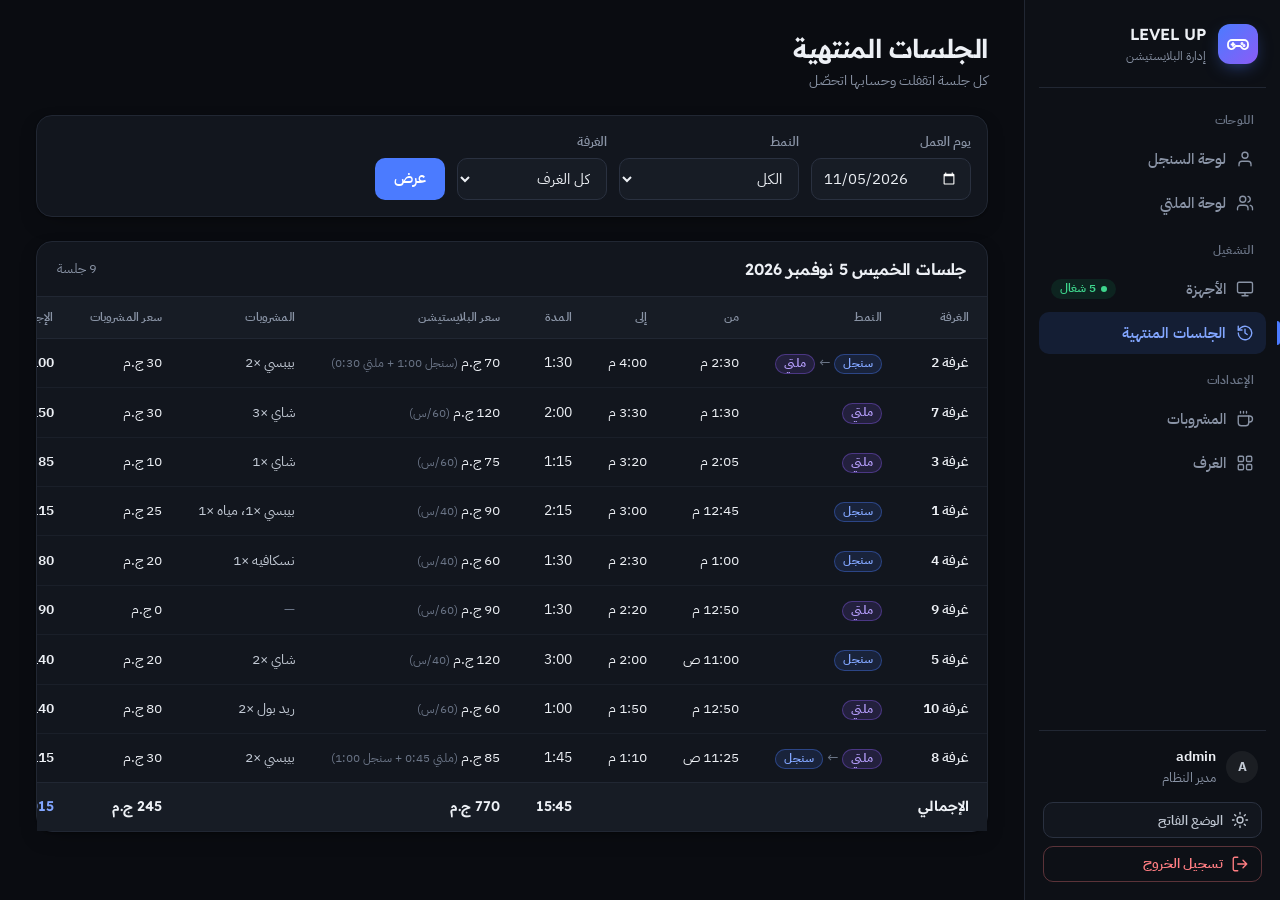
<file: Session/Index.html>
<!doctype html>
<html lang="ar" dir="rtl" data-theme="dark">
<head>
<meta charset="utf-8">
<meta name="viewport" content="width=device-width, initial-scale=1">
<title>الجلسات المنتهية · LEVEL UP</title>
<link rel="icon" type="image/svg+xml" href="../images/favicon.svg">
<link rel="stylesheet" href="../css/bootstrap.rtl.min.css">
<link rel="stylesheet" href="../css/style.css">
<script src="../js/theme.js"></script>
</head>
<body>
<div class="shell">

  <!-- ================= السايدبار (هيتنقل لـ _Layout) ================= -->
  <nav class="sidebar" aria-label="القائمة الرئيسية">
    <div class="brand">
      <div class="logo"><img src="../images/logo.svg" alt="" width="24" height="24"></div>
      <div><b>LEVEL UP</b><small>إدارة البلايستيشن</small></div>
    </div>

    <div class="nav-links">
      <div class="nav-group">
        <div class="nav-sec">اللوحات</div>
        <a class="item" href="../Dashboard/Single.html" asp-controller="Dashboard" asp-action="Single">
          <svg class="i" viewBox="0 0 24 24" aria-hidden="true"><path d="M20 21v-2a4 4 0 0 0-4-4H8a4 4 0 0 0-4 4v2"/><circle cx="12" cy="7" r="4"/></svg>
          <span class="lbl">لوحة السنجل</span>
        </a>
        <a class="item" href="../Dashboard/Multi.html" asp-controller="Dashboard" asp-action="Multi">
          <svg class="i" viewBox="0 0 24 24" aria-hidden="true"><path d="M16 21v-2a4 4 0 0 0-4-4H6a4 4 0 0 0-4 4v2"/><circle cx="9" cy="7" r="4"/><path d="M22 21v-2a4 4 0 0 0-3-3.87"/><path d="M16 3.13a4 4 0 0 1 0 7.75"/></svg>
          <span class="lbl">لوحة الملتي</span>
        </a>
      </div>
      <div class="nav-group">
        <div class="nav-sec">التشغيل</div>
        <a class="item" href="../Device/Index.html" asp-controller="Device" asp-action="Index">
          <svg class="i" viewBox="0 0 24 24" aria-hidden="true"><rect x="2" y="3" width="20" height="14" rx="2"/><path d="M8 21h8M12 17v4"/></svg>
          <span class="lbl">الأجهزة</span>
          <span class="cnt">5 شغال</span>
        </a>
        <a class="item on" href="../Session/Index.html" aria-current="page" asp-controller="Session" asp-action="Index">
          <svg class="i" viewBox="0 0 24 24" aria-hidden="true"><path d="M3 12a9 9 0 1 0 3-6.7L3 8"/><path d="M3 3v5h5"/><path d="M12 7v5l3 2"/></svg>
          <span class="lbl">الجلسات المنتهية</span>
        </a>
      </div>
      <div class="nav-group">
        <div class="nav-sec">الإعدادات</div>
        <a class="item" href="../Drink/Index.html" asp-controller="Drink" asp-action="Index">
          <svg class="i" viewBox="0 0 24 24" aria-hidden="true"><path d="M17 8h1a4 4 0 0 1 0 8h-1"/><path d="M3 8h14v9a4 4 0 0 1-4 4H7a4 4 0 0 1-4-4z"/><path d="M6 2v2M10 2v2M14 2v2"/></svg>
          <span class="lbl">المشروبات</span>
        </a>
        <a class="item" href="../Room/Index.html" asp-controller="Room" asp-action="Index">
          <svg class="i" viewBox="0 0 24 24" aria-hidden="true"><rect x="3" y="3" width="7" height="7" rx="1.5"/><rect x="14" y="3" width="7" height="7" rx="1.5"/><rect x="3" y="14" width="7" height="7" rx="1.5"/><rect x="14" y="14" width="7" height="7" rx="1.5"/></svg>
          <span class="lbl">الغرف</span>
        </a>
      </div>
    </div>

    <div class="nav-foot">
      <div class="who">
        <span class="av">a</span>
        <div><b>admin</b>مدير النظام</div>
      </div>
      <button type="button" class="theme-toggle" id="themeToggle" aria-label="تفعيل الوضع الفاتح" title="تفعيل الوضع الفاتح">
        <span class="theme-icon when-dark"><svg class="i" viewBox="0 0 24 24" aria-hidden="true"><circle cx="12" cy="12" r="4"/><path d="M12 2v2M12 20v2M4.9 4.9l1.4 1.4M17.7 17.7l1.4 1.4M2 12h2M20 12h2M4.9 19.1l1.4-1.4M17.7 6.3l1.4-1.4"/></svg></span>
        <span class="lbl when-dark">الوضع الفاتح</span>
        <span class="theme-icon when-light"><svg class="i" viewBox="0 0 24 24" aria-hidden="true"><path d="M21 12.8A9 9 0 1 1 11.2 3 7 7 0 0 0 21 12.8z"/></svg></span>
        <span class="lbl when-light">الوضع الداكن</span>
      </button>
      <form method="post" action="../Account/Login.html" asp-controller="Account" asp-action="Logout">
        <button type="submit" class="btn sm ghost-red" title="تسجيل الخروج">
          <svg class="i" viewBox="0 0 24 24" aria-hidden="true"><path d="M9 21H5a2 2 0 0 1-2-2V5a2 2 0 0 1 2-2h4"/><path d="M16 17l5-5-5-5M21 12H9"/></svg>
          <span class="lbl">تسجيل الخروج</span>
        </button>
      </form>
    </div>
  </nav>
  <!-- ================= نهاية السايدبار ================= -->

  <main class="main">

    <div>
      <h1>الجلسات المنتهية</h1>
      <p class="sub">كل جلسة اتقفلت وحسابها اتحصّل</p>
    </div>

    <!-- فلتر GET عشان اللينك يتحفظ ويتبعت -->
    <form class="panel filters form-line" method="get" action="Index.html"
          asp-controller="Session" asp-action="Index" autocomplete="off">
      <div class="field">
        <label for="Date">يوم العمل</label>
        <input class="in" id="Date" name="Date" type="date" value="2026-11-05">
      </div>
      <div class="field">
        <label for="Mode">النمط</label>
        <select class="in" id="Mode" name="Mode">
          <option value="All" selected>الكل</option>
          <option value="Single">فيها سنجل</option>
          <option value="Multi">فيها ملتي</option>
          <option value="Mixed">اتحولت (سنجل ↔ ملتي)</option>
        </select>
      </div>
      <div class="field">
        <label for="RoomId">الغرفة</label>
        <select class="in" id="RoomId" name="RoomId">
          <option value="" selected>كل الغرف</option>
          <option value="1">غرفة 1</option>
          <option value="2">غرفة 2</option>
          <option value="3">غرفة 3</option>
          <option value="4">غرفة 4</option>
          <option value="5">غرفة 5</option>
          <option value="6">غرفة 6</option>
          <option value="7">غرفة 7</option>
          <option value="8">غرفة 8</option>
          <option value="9">غرفة 9</option>
          <option value="10">غرفة 10</option>
          <option value="11">غرفة 11</option>
        </select>
      </div>
      <button class="btn" type="submit">عرض</button>
    </form>

    <section class="panel">
      <div class="panel-head">
        <h2>جلسات الخميس 5 نوفمبر 2026</h2>
        <span class="muted">9 جلسة</span>
      </div>
      <!-- لو مفيش نتايج: <div class="empty">مفيش جلسات منتهية بالفلتر ده</div> مكان الجدول -->
      <div class="scroll">
        <table class="t">
          <thead>
            <tr>
              <th>الغرفة</th>
              <th>النمط</th>
              <th>من</th>
              <th>إلى</th>
              <th>المدة</th>
              <th>سعر البلايستيشن</th>
              <th>المشروبات</th>
              <th>سعر المشروبات</th>
              <th>الإجمالي</th>
            </tr>
          </thead>
          <tbody>
            <tr>
              <td class="b">غرفة 2</td>
              <td><span class="pill xs p-blue">سنجل</span><span class="arrow">←</span><span class="pill xs p-purple">ملتي</span></td>
              <td>2:30 م</td>
              <td>4:00 م</td>
              <td>1:30</td>
              <td>70 ج.م <span class="detail">(سنجل 1:00 + ملتي 0:30)</span></td>
              <td class="soft">بيبسي ×2</td>
              <td>30 ج.م</td>
              <td class="b">100 ج.م</td>
            </tr>
            <tr>
              <td class="b">غرفة 7</td>
              <td><span class="pill xs p-purple">ملتي</span></td>
              <td>1:30 م</td>
              <td>3:30 م</td>
              <td>2:00</td>
              <td>120 ج.م <span class="detail">(60/س)</span></td>
              <td class="soft">شاي ×3</td>
              <td>30 ج.م</td>
              <td class="b">150 ج.م</td>
            </tr>
            <tr>
              <td class="b">غرفة 3</td>
              <td><span class="pill xs p-purple">ملتي</span></td>
              <td>2:05 م</td>
              <td>3:20 م</td>
              <td>1:15</td>
              <td>75 ج.م <span class="detail">(60/س)</span></td>
              <td class="soft">شاي ×1</td>
              <td>10 ج.م</td>
              <td class="b">85 ج.م</td>
            </tr>
            <tr>
              <td class="b">غرفة 1</td>
              <td><span class="pill xs p-blue">سنجل</span></td>
              <td>12:45 م</td>
              <td>3:00 م</td>
              <td>2:15</td>
              <td>90 ج.م <span class="detail">(40/س)</span></td>
              <td class="soft">بيبسي ×1، مياه ×1</td>
              <td>25 ج.م</td>
              <td class="b">115 ج.م</td>
            </tr>
            <tr>
              <td class="b">غرفة 4</td>
              <td><span class="pill xs p-blue">سنجل</span></td>
              <td>1:00 م</td>
              <td>2:30 م</td>
              <td>1:30</td>
              <td>60 ج.م <span class="detail">(40/س)</span></td>
              <td class="soft">نسكافيه ×1</td>
              <td>20 ج.م</td>
              <td class="b">80 ج.م</td>
            </tr>
            <tr>
              <td class="b">غرفة 9</td>
              <td><span class="pill xs p-purple">ملتي</span></td>
              <td>12:50 م</td>
              <td>2:20 م</td>
              <td>1:30</td>
              <td>90 ج.م <span class="detail">(60/س)</span></td>
              <td class="dim">—</td>
              <td>0 ج.م</td>
              <td class="b">90 ج.م</td>
            </tr>
            <tr>
              <td class="b">غرفة 5</td>
              <td><span class="pill xs p-blue">سنجل</span></td>
              <td>11:00 ص</td>
              <td>2:00 م</td>
              <td>3:00</td>
              <td>120 ج.م <span class="detail">(40/س)</span></td>
              <td class="soft">شاي ×2</td>
              <td>20 ج.م</td>
              <td class="b">140 ج.م</td>
            </tr>
            <tr>
              <td class="b">غرفة 10</td>
              <td><span class="pill xs p-purple">ملتي</span></td>
              <td>12:50 م</td>
              <td>1:50 م</td>
              <td>1:00</td>
              <td>60 ج.م <span class="detail">(60/س)</span></td>
              <td class="soft">ريد بول ×2</td>
              <td>80 ج.م</td>
              <td class="b">140 ج.م</td>
            </tr>
            <tr>
              <td class="b">غرفة 8</td>
              <td><span class="pill xs p-purple">ملتي</span><span class="arrow">←</span><span class="pill xs p-blue">سنجل</span></td>
              <td>11:25 ص</td>
              <td>1:10 م</td>
              <td>1:45</td>
              <td>85 ج.م <span class="detail">(ملتي 0:45 + سنجل 1:00)</span></td>
              <td class="soft">بيبسي ×2</td>
              <td>30 ج.م</td>
              <td class="b">115 ج.م</td>
            </tr>
          </tbody>
          <tfoot>
            <tr>
              <td>الإجمالي</td>
              <td></td>
              <td></td>
              <td></td>
              <td>15:45</td>
              <td>770 ج.م</td>
              <td></td>
              <td>245 ج.م</td>
              <td class="tot-blue">1,015 ج.م</td>
            </tr>
          </tfoot>
        </table>
      </div>
    </section>

  </main>
</div>

<script src="../js/jquery.min.js"></script>
<script src="../js/jquery.validate.min.js"></script>
<script src="../js/jquery.validate.unobtrusive.min.js"></script>
<script src="../js/bootstrap.bundle.min.js"></script>
</body>
</html>
</file>
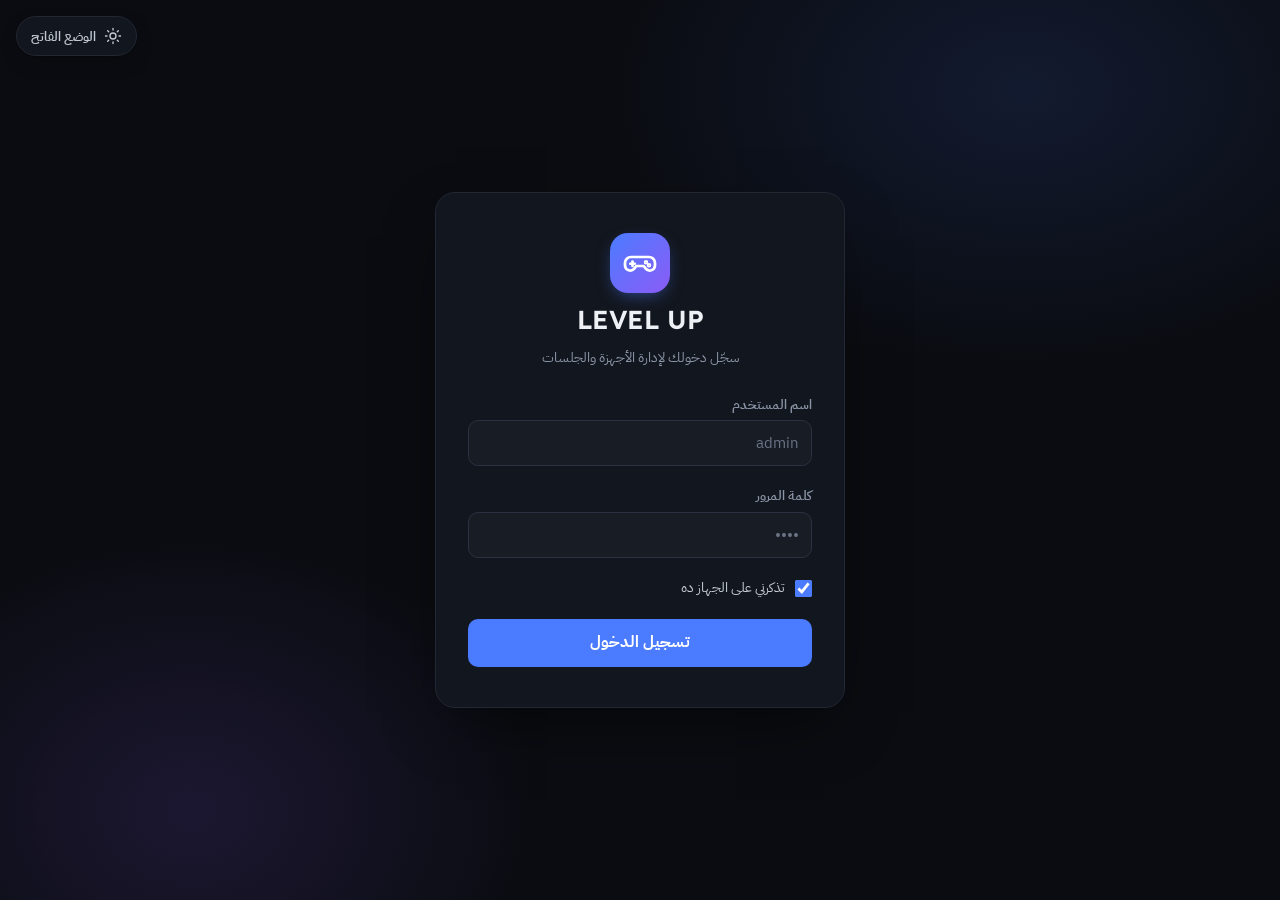
<file: Account/Login.html>
<!doctype html>
<html lang="ar" dir="rtl" data-theme="dark">
<head>
<meta charset="utf-8">
<meta name="viewport" content="width=device-width, initial-scale=1">
<title>تسجيل الدخول · LEVEL UP</title>
<link rel="icon" type="image/svg+xml" href="../images/favicon.svg">
<link rel="stylesheet" href="../css/bootstrap.rtl.min.css">
<link rel="stylesheet" href="../css/style.css">
<script src="../js/theme.js"></script>
</head>
<body>

<!-- زرار الثيم العائم (صفحة الدخول بس، باقي الصفحات الزرار في السايدبار) -->
<button type="button" class="theme-toggle" id="themeToggle" aria-label="تفعيل الوضع الفاتح" title="تفعيل الوضع الفاتح">
  <span class="theme-icon when-dark"><svg class="i" viewBox="0 0 24 24" aria-hidden="true"><circle cx="12" cy="12" r="4"/><path d="M12 2v2M12 20v2M4.9 4.9l1.4 1.4M17.7 17.7l1.4 1.4M2 12h2M20 12h2M4.9 19.1l1.4-1.4M17.7 6.3l1.4-1.4"/></svg></span>
  <span class="lbl when-dark">الوضع الفاتح</span>
  <span class="theme-icon when-light"><svg class="i" viewBox="0 0 24 24" aria-hidden="true"><path d="M21 12.8A9 9 0 1 1 11.2 3 7 7 0 0 0 21 12.8z"/></svg></span>
  <span class="lbl when-light">الوضع الداكن</span>
</button>

<main class="login-wrap">
  <form class="login" method="post" action="../Dashboard/Single.html"
        asp-controller="Account" asp-action="Login" autocomplete="off" novalidate>

    <div class="top">
      <div class="logo"><img src="../images/logo.svg" alt="" width="36" height="36"></div>
      <h1>LEVEL UP</h1>
      <p class="sub">سجّل دخولك لإدارة الأجهزة والجلسات</p>
    </div>

    <!-- رسالة غلط الدخول (ModelState.AddModelError("", "...")) -->
    <div class="validation-summary-valid" data-valmsg-summary="true" asp-validation-summary="ModelOnly"><ul></ul></div>

    <div class="field">
      <label for="UserName">اسم المستخدم</label>
      <input class="in" id="UserName" name="UserName" type="text" placeholder="admin" autocomplete="username"
             data-val="true" data-val-required="اكتب اسم المستخدم">
      <span class="field-validation-valid" data-valmsg-for="UserName" data-valmsg-replace="true" asp-validation-for="UserName"></span>
    </div>

    <div class="field">
      <label for="Password">كلمة المرور</label>
      <input class="in" id="Password" name="Password" type="password" placeholder="••••" autocomplete="current-password"
             data-val="true" data-val-required="اكتب كلمة المرور">
      <span class="field-validation-valid" data-valmsg-for="Password" data-valmsg-replace="true" asp-validation-for="Password"></span>
    </div>

    <label class="check" for="RememberMe">
      <input id="RememberMe" name="RememberMe" type="checkbox" value="true" checked>
      تذكرني على الجهاز ده
    </label>
    <input name="RememberMe" type="hidden" value="false">

    <button class="btn big" type="submit">تسجيل الدخول</button>
  </form>
</main>

<script src="../js/jquery.min.js"></script>
<script src="../js/jquery.validate.min.js"></script>
<script src="../js/jquery.validate.unobtrusive.min.js"></script>
<script src="../js/bootstrap.bundle.min.js"></script>
</body>
</html>
</file>
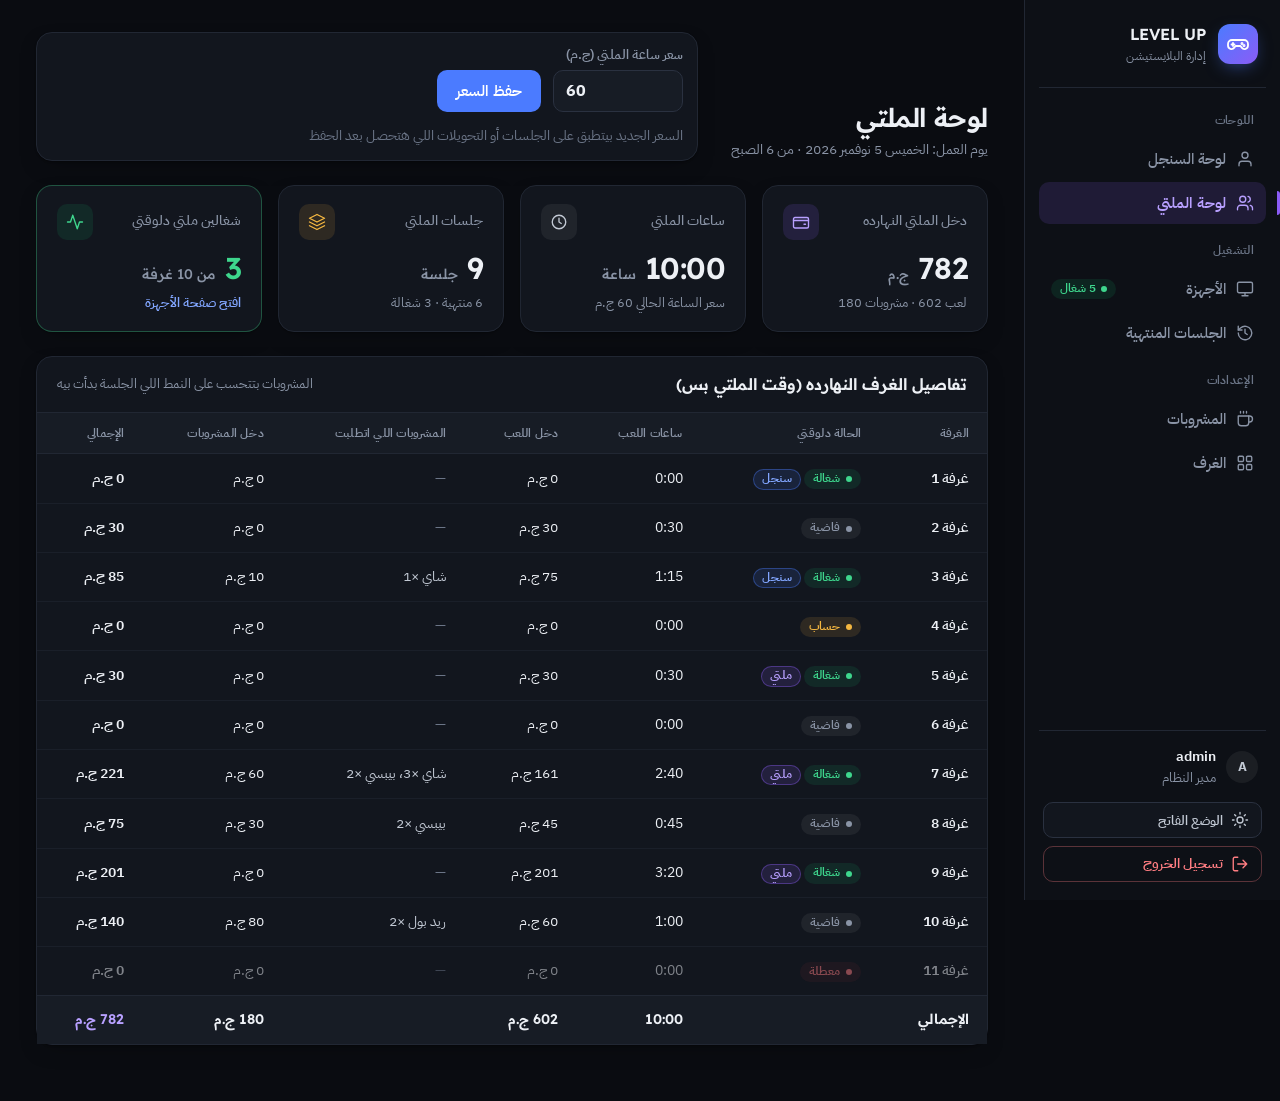
<file: Dashboard/Multi.html>
<!doctype html>
<html lang="ar" dir="rtl" data-theme="dark">
<head>
<meta charset="utf-8">
<meta name="viewport" content="width=device-width, initial-scale=1">
<title>لوحة الملتي · LEVEL UP</title>
<link rel="icon" type="image/svg+xml" href="../images/favicon.svg">
<link rel="stylesheet" href="../css/bootstrap.rtl.min.css">
<link rel="stylesheet" href="../css/style.css">
<script src="../js/theme.js"></script>
</head>
<body>
<div class="shell">

  <!-- ================= السايدبار (هيتنقل لـ _Layout) ================= -->
  <nav class="sidebar" aria-label="القائمة الرئيسية">
    <div class="brand">
      <div class="logo"><img src="../images/logo.svg" alt="" width="24" height="24"></div>
      <div><b>LEVEL UP</b><small>إدارة البلايستيشن</small></div>
    </div>

    <div class="nav-links">
      <div class="nav-group">
        <div class="nav-sec">اللوحات</div>
        <a class="item" href="../Dashboard/Single.html" asp-controller="Dashboard" asp-action="Single">
          <svg class="i" viewBox="0 0 24 24" aria-hidden="true"><path d="M20 21v-2a4 4 0 0 0-4-4H8a4 4 0 0 0-4 4v2"/><circle cx="12" cy="7" r="4"/></svg>
          <span class="lbl">لوحة السنجل</span>
        </a>
        <a class="item on multi" href="../Dashboard/Multi.html" aria-current="page" asp-controller="Dashboard" asp-action="Multi">
          <svg class="i" viewBox="0 0 24 24" aria-hidden="true"><path d="M16 21v-2a4 4 0 0 0-4-4H6a4 4 0 0 0-4 4v2"/><circle cx="9" cy="7" r="4"/><path d="M22 21v-2a4 4 0 0 0-3-3.87"/><path d="M16 3.13a4 4 0 0 1 0 7.75"/></svg>
          <span class="lbl">لوحة الملتي</span>
        </a>
      </div>
      <div class="nav-group">
        <div class="nav-sec">التشغيل</div>
        <a class="item" href="../Device/Index.html" asp-controller="Device" asp-action="Index">
          <svg class="i" viewBox="0 0 24 24" aria-hidden="true"><rect x="2" y="3" width="20" height="14" rx="2"/><path d="M8 21h8M12 17v4"/></svg>
          <span class="lbl">الأجهزة</span>
          <span class="cnt">5 شغال</span>
        </a>
        <a class="item" href="../Session/Index.html" asp-controller="Session" asp-action="Index">
          <svg class="i" viewBox="0 0 24 24" aria-hidden="true"><path d="M3 12a9 9 0 1 0 3-6.7L3 8"/><path d="M3 3v5h5"/><path d="M12 7v5l3 2"/></svg>
          <span class="lbl">الجلسات المنتهية</span>
        </a>
      </div>
      <div class="nav-group">
        <div class="nav-sec">الإعدادات</div>
        <a class="item" href="../Drink/Index.html" asp-controller="Drink" asp-action="Index">
          <svg class="i" viewBox="0 0 24 24" aria-hidden="true"><path d="M17 8h1a4 4 0 0 1 0 8h-1"/><path d="M3 8h14v9a4 4 0 0 1-4 4H7a4 4 0 0 1-4-4z"/><path d="M6 2v2M10 2v2M14 2v2"/></svg>
          <span class="lbl">المشروبات</span>
        </a>
        <a class="item" href="../Room/Index.html" asp-controller="Room" asp-action="Index">
          <svg class="i" viewBox="0 0 24 24" aria-hidden="true"><rect x="3" y="3" width="7" height="7" rx="1.5"/><rect x="14" y="3" width="7" height="7" rx="1.5"/><rect x="3" y="14" width="7" height="7" rx="1.5"/><rect x="14" y="14" width="7" height="7" rx="1.5"/></svg>
          <span class="lbl">الغرف</span>
        </a>
      </div>
    </div>

    <div class="nav-foot">
      <div class="who">
        <span class="av">a</span>
        <div><b>admin</b>مدير النظام</div>
      </div>
      <button type="button" class="theme-toggle" id="themeToggle" aria-label="تفعيل الوضع الفاتح" title="تفعيل الوضع الفاتح">
        <span class="theme-icon when-dark"><svg class="i" viewBox="0 0 24 24" aria-hidden="true"><circle cx="12" cy="12" r="4"/><path d="M12 2v2M12 20v2M4.9 4.9l1.4 1.4M17.7 17.7l1.4 1.4M2 12h2M20 12h2M4.9 19.1l1.4-1.4M17.7 6.3l1.4-1.4"/></svg></span>
        <span class="lbl when-dark">الوضع الفاتح</span>
        <span class="theme-icon when-light"><svg class="i" viewBox="0 0 24 24" aria-hidden="true"><path d="M21 12.8A9 9 0 1 1 11.2 3 7 7 0 0 0 21 12.8z"/></svg></span>
        <span class="lbl when-light">الوضع الداكن</span>
      </button>
      <form method="post" action="../Account/Login.html" asp-controller="Account" asp-action="Logout">
        <button type="submit" class="btn sm ghost-red" title="تسجيل الخروج">
          <svg class="i" viewBox="0 0 24 24" aria-hidden="true"><path d="M9 21H5a2 2 0 0 1-2-2V5a2 2 0 0 1 2-2h4"/><path d="M16 17l5-5-5-5M21 12H9"/></svg>
          <span class="lbl">تسجيل الخروج</span>
        </button>
      </form>
    </div>
  </nav>
  <!-- ================= نهاية السايدبار ================= -->

  <main class="main">

    <div class="head">
      <div>
        <h1>لوحة الملتي</h1>
        <p class="sub">يوم العمل: الخميس 5 نوفمبر 2026 · من 6 الصبح</p>
      </div>

      <form class="panel form-line rate-form" method="post" action="Multi.html"
            asp-controller="Dashboard" asp-action="UpdateRate" autocomplete="off" novalidate>
        <input type="hidden" name="Mode" value="Multi">
        <div class="field">
          <label for="HourlyRate">سعر ساعة الملتي (ج.م)</label>
          <input class="in" id="HourlyRate" name="HourlyRate" type="number" min="1" step="1" value="60"
                 data-val="true" data-val-required="اكتب سعر الساعة"
                 data-val-range="السعر لازم يكون أكبر من صفر" data-val-range-min="1" data-val-range-max="100000">
        </div>
        <button class="btn" type="submit">حفظ السعر</button>
        <div class="msg-line">
          <span class="field-validation-valid msg err" data-valmsg-for="HourlyRate" data-valmsg-replace="true" asp-validation-for="HourlyRate"></span>
          <!-- بعد الحفظ: <span class="msg ok" role="status">اتحفظ: 65 ج.م للساعة · بيتطبق على الجلسات الجديدة</span> -->
          <span class="msg dim">السعر الجديد بيتطبق على الجلسات أو التحويلات اللي هتحصل بعد الحفظ</span>
        </div>
      </form>
    </div>

    <div class="kpis">
      <div class="kpi">
        <div class="kpi-top">
          <span class="l">دخل الملتي النهارده</span>
          <span class="ic purple"><svg class="i" viewBox="0 0 24 24" aria-hidden="true"><rect x="2" y="6" width="20" height="14" rx="2"/><path d="M2 10h20M16 15h2"/></svg></span>
        </div>
        <span class="v">782 <small>ج.م</small></span>
        <span class="n">لعب 602 · مشروبات 180</span>
      </div>
      <div class="kpi">
        <div class="kpi-top">
          <span class="l">ساعات الملتي</span>
          <span class="ic"><svg class="i" viewBox="0 0 24 24" aria-hidden="true"><circle cx="12" cy="12" r="9"/><path d="M12 7v5l3 2"/></svg></span>
        </div>
        <span class="v">10:00 <small>ساعة</small></span>
        <span class="n">سعر الساعة الحالي 60 ج.م</span>
      </div>
      <div class="kpi">
        <div class="kpi-top">
          <span class="l">جلسات الملتي</span>
          <span class="ic amber"><svg class="i" viewBox="0 0 24 24" aria-hidden="true"><path d="M12 2 2 7l10 5 10-5-10-5z"/><path d="m2 17 10 5 10-5"/><path d="m2 12 10 5 10-5"/></svg></span>
        </div>
        <span class="v">9 <small>جلسة</small></span>
        <span class="n">6 منتهية · 3 شغالة</span>
      </div>
      <div class="kpi live">
        <div class="kpi-top">
          <span class="l">شغالين ملتي دلوقتي</span>
          <span class="ic green"><svg class="i" viewBox="0 0 24 24" aria-hidden="true"><path d="M22 12h-4l-3 9L9 3l-3 9H2"/></svg></span>
        </div>
        <span class="v">3 <small>من 10 غرفة</small></span>
        <a href="../Device/Index.html?filter=Multi" asp-controller="Device" asp-action="Index" asp-route-filter="Multi">افتح صفحة الأجهزة</a>
      </div>
    </div>

    <section class="panel">
      <div class="panel-head">
        <h2>تفاصيل الغرف النهارده (وقت الملتي بس)</h2>
        <span class="muted">المشروبات بتتحسب على النمط اللي الجلسة بدأت بيه</span>
      </div>
      <div class="scroll">
        <table class="t">
          <thead>
            <tr>
              <th>الغرفة</th>
              <th>الحالة دلوقتي</th>
              <th>ساعات اللعب</th>
              <th>دخل اللعب</th>
              <th>المشروبات اللي اتطلبت</th>
              <th>دخل المشروبات</th>
              <th>الإجمالي</th>
            </tr>
          </thead>
          <tbody>
            <tr>
              <td class="b">غرفة 1</td>
              <td><span class="pill xs p-green">شغالة</span> <span class="pill xs p-blue">سنجل</span></td>
              <td>0:00</td>
              <td>0 ج.م</td>
              <td class="dim">—</td>
              <td>0 ج.م</td>
              <td class="b">0 ج.م</td>
            </tr>
            <tr>
              <td class="b">غرفة 2</td>
              <td><span class="pill xs p-gray">فاضية</span></td>
              <td>0:30</td>
              <td>30 ج.م</td>
              <td class="dim">—</td>
              <td>0 ج.م</td>
              <td class="b">30 ج.م</td>
            </tr>
            <tr>
              <td class="b">غرفة 3</td>
              <td><span class="pill xs p-green">شغالة</span> <span class="pill xs p-blue">سنجل</span></td>
              <td>1:15</td>
              <td>75 ج.م</td>
              <td class="soft">شاي ×1</td>
              <td>10 ج.م</td>
              <td class="b">85 ج.م</td>
            </tr>
            <tr>
              <td class="b">غرفة 4</td>
              <td><span class="pill xs p-amber">حساب</span></td>
              <td>0:00</td>
              <td>0 ج.م</td>
              <td class="dim">—</td>
              <td>0 ج.م</td>
              <td class="b">0 ج.م</td>
            </tr>
            <tr>
              <td class="b">غرفة 5</td>
              <td><span class="pill xs p-green">شغالة</span> <span class="pill xs p-purple">ملتي</span></td>
              <td>0:30</td>
              <td>30 ج.م</td>
              <td class="dim">—</td>
              <td>0 ج.م</td>
              <td class="b">30 ج.م</td>
            </tr>
            <tr>
              <td class="b">غرفة 6</td>
              <td><span class="pill xs p-gray">فاضية</span></td>
              <td>0:00</td>
              <td>0 ج.م</td>
              <td class="dim">—</td>
              <td>0 ج.م</td>
              <td class="b">0 ج.م</td>
            </tr>
            <tr>
              <td class="b">غرفة 7</td>
              <td><span class="pill xs p-green">شغالة</span> <span class="pill xs p-purple">ملتي</span></td>
              <td>2:40</td>
              <td>161 ج.م</td>
              <td class="soft">شاي ×3، بيبسي ×2</td>
              <td>60 ج.م</td>
              <td class="b">221 ج.م</td>
            </tr>
            <tr>
              <td class="b">غرفة 8</td>
              <td><span class="pill xs p-gray">فاضية</span></td>
              <td>0:45</td>
              <td>45 ج.م</td>
              <td class="soft">بيبسي ×2</td>
              <td>30 ج.م</td>
              <td class="b">75 ج.م</td>
            </tr>
            <tr>
              <td class="b">غرفة 9</td>
              <td><span class="pill xs p-green">شغالة</span> <span class="pill xs p-purple">ملتي</span></td>
              <td>3:20</td>
              <td>201 ج.م</td>
              <td class="dim">—</td>
              <td>0 ج.م</td>
              <td class="b">201 ج.م</td>
            </tr>
            <tr>
              <td class="b">غرفة 10</td>
              <td><span class="pill xs p-gray">فاضية</span></td>
              <td>1:00</td>
              <td>60 ج.م</td>
              <td class="soft">ريد بول ×2</td>
              <td>80 ج.م</td>
              <td class="b">140 ج.م</td>
            </tr>
            <tr class="off">
              <td class="b">غرفة 11</td>
              <td><span class="pill xs p-red">معطلة</span></td>
              <td>0:00</td>
              <td>0 ج.م</td>
              <td class="dim">—</td>
              <td>0 ج.م</td>
              <td class="b">0 ج.م</td>
            </tr>
          </tbody>
          <tfoot>
            <tr>
              <td>الإجمالي</td>
              <td></td>
              <td>10:00</td>
              <td>602 ج.م</td>
              <td></td>
              <td>180 ج.م</td>
              <td class="tot-purple">782 ج.م</td>
            </tr>
          </tfoot>
        </table>
      </div>
    </section>

  </main>
</div>

<script src="../js/jquery.min.js"></script>
<script src="../js/jquery.validate.min.js"></script>
<script src="../js/jquery.validate.unobtrusive.min.js"></script>
<script src="../js/bootstrap.bundle.min.js"></script>
</body>
</html>
</file>
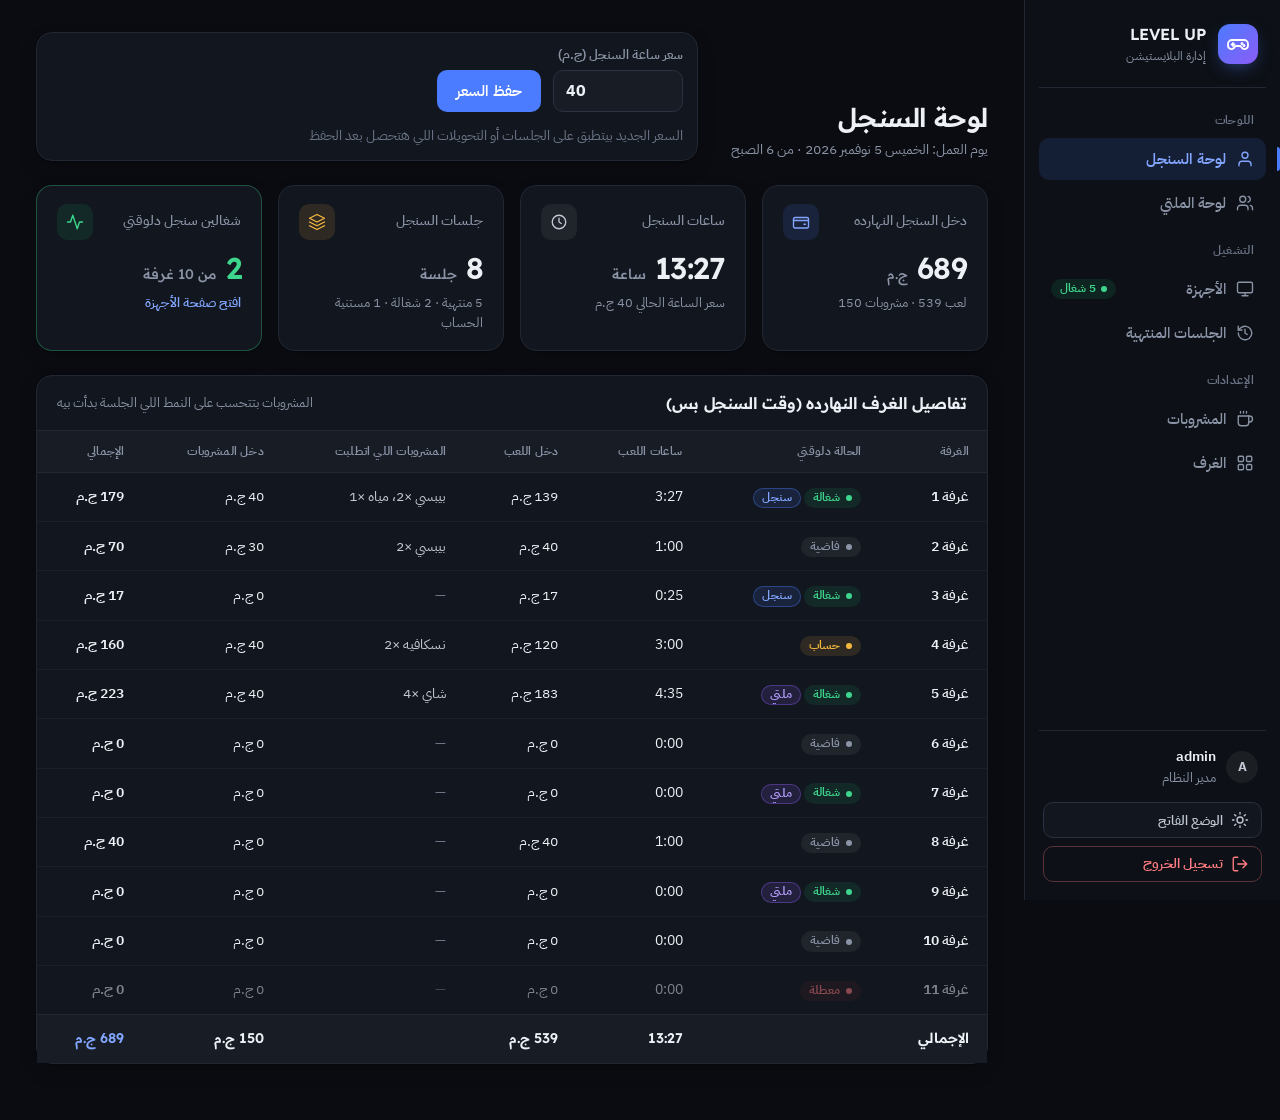
<file: Dashboard/Single.html>
<!doctype html>
<html lang="ar" dir="rtl" data-theme="dark">
<head>
<meta charset="utf-8">
<meta name="viewport" content="width=device-width, initial-scale=1">
<title>لوحة السنجل · LEVEL UP</title>
<link rel="icon" type="image/svg+xml" href="../images/favicon.svg">
<link rel="stylesheet" href="../css/bootstrap.rtl.min.css">
<link rel="stylesheet" href="../css/style.css">
<script src="../js/theme.js"></script>
</head>
<body>
<div class="shell">

  <!-- ================= السايدبار (هيتنقل لـ _Layout) ================= -->
  <nav class="sidebar" aria-label="القائمة الرئيسية">
    <div class="brand">
      <div class="logo"><img src="../images/logo.svg" alt="" width="24" height="24"></div>
      <div><b>LEVEL UP</b><small>إدارة البلايستيشن</small></div>
    </div>

    <div class="nav-links">
      <div class="nav-group">
        <div class="nav-sec">اللوحات</div>
        <a class="item on" href="../Dashboard/Single.html" asp-controller="Dashboard" asp-action="Single" aria-current="page">
          <svg class="i" viewBox="0 0 24 24" aria-hidden="true"><path d="M20 21v-2a4 4 0 0 0-4-4H8a4 4 0 0 0-4 4v2"/><circle cx="12" cy="7" r="4"/></svg>
          <span class="lbl">لوحة السنجل</span>
        </a>
        <a class="item" href="../Dashboard/Multi.html" asp-controller="Dashboard" asp-action="Multi">
          <svg class="i" viewBox="0 0 24 24" aria-hidden="true"><path d="M16 21v-2a4 4 0 0 0-4-4H6a4 4 0 0 0-4 4v2"/><circle cx="9" cy="7" r="4"/><path d="M22 21v-2a4 4 0 0 0-3-3.87"/><path d="M16 3.13a4 4 0 0 1 0 7.75"/></svg>
          <span class="lbl">لوحة الملتي</span>
        </a>
      </div>
      <div class="nav-group">
        <div class="nav-sec">التشغيل</div>
        <a class="item" href="../Device/Index.html" asp-controller="Device" asp-action="Index">
          <svg class="i" viewBox="0 0 24 24" aria-hidden="true"><rect x="2" y="3" width="20" height="14" rx="2"/><path d="M8 21h8M12 17v4"/></svg>
          <span class="lbl">الأجهزة</span>
          <span class="cnt">5 شغال</span>
        </a>
        <a class="item" href="../Session/Index.html" asp-controller="Session" asp-action="Index">
          <svg class="i" viewBox="0 0 24 24" aria-hidden="true"><path d="M3 12a9 9 0 1 0 3-6.7L3 8"/><path d="M3 3v5h5"/><path d="M12 7v5l3 2"/></svg>
          <span class="lbl">الجلسات المنتهية</span>
        </a>
      </div>
      <div class="nav-group">
        <div class="nav-sec">الإعدادات</div>
        <a class="item" href="../Drink/Index.html" asp-controller="Drink" asp-action="Index">
          <svg class="i" viewBox="0 0 24 24" aria-hidden="true"><path d="M17 8h1a4 4 0 0 1 0 8h-1"/><path d="M3 8h14v9a4 4 0 0 1-4 4H7a4 4 0 0 1-4-4z"/><path d="M6 2v2M10 2v2M14 2v2"/></svg>
          <span class="lbl">المشروبات</span>
        </a>
        <a class="item" href="../Room/Index.html" asp-controller="Room" asp-action="Index">
          <svg class="i" viewBox="0 0 24 24" aria-hidden="true"><rect x="3" y="3" width="7" height="7" rx="1.5"/><rect x="14" y="3" width="7" height="7" rx="1.5"/><rect x="3" y="14" width="7" height="7" rx="1.5"/><rect x="14" y="14" width="7" height="7" rx="1.5"/></svg>
          <span class="lbl">الغرف</span>
        </a>
      </div>
    </div>

    <div class="nav-foot">
      <div class="who">
        <span class="av">a</span>
        <div><b>admin</b>مدير النظام</div>
      </div>
      <button type="button" class="theme-toggle" id="themeToggle" aria-label="تفعيل الوضع الفاتح" title="تفعيل الوضع الفاتح">
        <span class="theme-icon when-dark"><svg class="i" viewBox="0 0 24 24" aria-hidden="true"><circle cx="12" cy="12" r="4"/><path d="M12 2v2M12 20v2M4.9 4.9l1.4 1.4M17.7 17.7l1.4 1.4M2 12h2M20 12h2M4.9 19.1l1.4-1.4M17.7 6.3l1.4-1.4"/></svg></span>
        <span class="lbl when-dark">الوضع الفاتح</span>
        <span class="theme-icon when-light"><svg class="i" viewBox="0 0 24 24" aria-hidden="true"><path d="M21 12.8A9 9 0 1 1 11.2 3 7 7 0 0 0 21 12.8z"/></svg></span>
        <span class="lbl when-light">الوضع الداكن</span>
      </button>
      <form method="post" action="../Account/Login.html" asp-controller="Account" asp-action="Logout">
        <button type="submit" class="btn sm ghost-red" title="تسجيل الخروج">
          <svg class="i" viewBox="0 0 24 24" aria-hidden="true"><path d="M9 21H5a2 2 0 0 1-2-2V5a2 2 0 0 1 2-2h4"/><path d="M16 17l5-5-5-5M21 12H9"/></svg>
          <span class="lbl">تسجيل الخروج</span>
        </button>
      </form>
    </div>
  </nav>
  <!-- ================= نهاية السايدبار ================= -->

  <main class="main">

    <div class="head">
      <div>
        <h1>لوحة السنجل</h1>
        <p class="sub">يوم العمل: الخميس 5 نوفمبر 2026 · من 6 الصبح</p>
      </div>

      <form class="panel form-line rate-form" method="post" action="Single.html"
            asp-controller="Dashboard" asp-action="UpdateRate" autocomplete="off" novalidate>
        <input type="hidden" name="Mode" value="Single">
        <div class="field">
          <label for="HourlyRate">سعر ساعة السنجل (ج.م)</label>
          <input class="in" id="HourlyRate" name="HourlyRate" type="number" min="1" step="1" value="40"
                 data-val="true" data-val-required="اكتب سعر الساعة"
                 data-val-range="السعر لازم يكون أكبر من صفر" data-val-range-min="1" data-val-range-max="100000">
        </div>
        <button class="btn" type="submit">حفظ السعر</button>
        <div class="msg-line">
          <span class="field-validation-valid msg err" data-valmsg-for="HourlyRate" data-valmsg-replace="true" asp-validation-for="HourlyRate"></span>
          <!-- بعد الحفظ: <span class="msg ok" role="status">اتحفظ: 45 ج.م للساعة · بيتطبق على الجلسات الجديدة</span> -->
          <span class="msg dim">السعر الجديد بيتطبق على الجلسات أو التحويلات اللي هتحصل بعد الحفظ</span>
        </div>
      </form>
    </div>

    <div class="kpis">
      <div class="kpi">
        <div class="kpi-top">
          <span class="l">دخل السنجل النهارده</span>
          <span class="ic blue"><svg class="i" viewBox="0 0 24 24" aria-hidden="true"><rect x="2" y="6" width="20" height="14" rx="2"/><path d="M2 10h20M16 15h2"/></svg></span>
        </div>
        <span class="v">689 <small>ج.م</small></span>
        <span class="n">لعب 539 · مشروبات 150</span>
      </div>
      <div class="kpi">
        <div class="kpi-top">
          <span class="l">ساعات السنجل</span>
          <span class="ic"><svg class="i" viewBox="0 0 24 24" aria-hidden="true"><circle cx="12" cy="12" r="9"/><path d="M12 7v5l3 2"/></svg></span>
        </div>
        <span class="v">13:27 <small>ساعة</small></span>
        <span class="n">سعر الساعة الحالي 40 ج.م</span>
      </div>
      <div class="kpi">
        <div class="kpi-top">
          <span class="l">جلسات السنجل</span>
          <span class="ic amber"><svg class="i" viewBox="0 0 24 24" aria-hidden="true"><path d="M12 2 2 7l10 5 10-5-10-5z"/><path d="m2 17 10 5 10-5"/><path d="m2 12 10 5 10-5"/></svg></span>
        </div>
        <span class="v">8 <small>جلسة</small></span>
        <span class="n">5 منتهية · 2 شغالة · 1 مستنية الحساب</span>
      </div>
      <div class="kpi live">
        <div class="kpi-top">
          <span class="l">شغالين سنجل دلوقتي</span>
          <span class="ic green"><svg class="i" viewBox="0 0 24 24" aria-hidden="true"><path d="M22 12h-4l-3 9L9 3l-3 9H2"/></svg></span>
        </div>
        <span class="v">2 <small>من 10 غرفة</small></span>
        <a href="../Device/Index.html?filter=Single" asp-controller="Device" asp-action="Index" asp-route-filter="Single">افتح صفحة الأجهزة</a>
      </div>
    </div>

    <section class="panel">
      <div class="panel-head">
        <h2>تفاصيل الغرف النهارده (وقت السنجل بس)</h2>
        <span class="muted">المشروبات بتتحسب على النمط اللي الجلسة بدأت بيه</span>
      </div>
      <div class="scroll">
        <table class="t">
          <thead>
            <tr>
              <th>الغرفة</th>
              <th>الحالة دلوقتي</th>
              <th>ساعات اللعب</th>
              <th>دخل اللعب</th>
              <th>المشروبات اللي اتطلبت</th>
              <th>دخل المشروبات</th>
              <th>الإجمالي</th>
            </tr>
          </thead>
          <tbody>
            <tr>
              <td class="b">غرفة 1</td>
              <td><span class="pill xs p-green">شغالة</span> <span class="pill xs p-blue">سنجل</span></td>
              <td>3:27</td>
              <td>139 ج.م</td>
              <td class="soft">بيبسي ×2، مياه ×1</td>
              <td>40 ج.م</td>
              <td class="b">179 ج.م</td>
            </tr>
            <tr>
              <td class="b">غرفة 2</td>
              <td><span class="pill xs p-gray">فاضية</span></td>
              <td>1:00</td>
              <td>40 ج.م</td>
              <td class="soft">بيبسي ×2</td>
              <td>30 ج.م</td>
              <td class="b">70 ج.م</td>
            </tr>
            <tr>
              <td class="b">غرفة 3</td>
              <td><span class="pill xs p-green">شغالة</span> <span class="pill xs p-blue">سنجل</span></td>
              <td>0:25</td>
              <td>17 ج.م</td>
              <td class="dim">—</td>
              <td>0 ج.م</td>
              <td class="b">17 ج.م</td>
            </tr>
            <tr>
              <td class="b">غرفة 4</td>
              <td><span class="pill xs p-amber">حساب</span></td>
              <td>3:00</td>
              <td>120 ج.م</td>
              <td class="soft">نسكافيه ×2</td>
              <td>40 ج.م</td>
              <td class="b">160 ج.م</td>
            </tr>
            <tr>
              <td class="b">غرفة 5</td>
              <td><span class="pill xs p-green">شغالة</span> <span class="pill xs p-purple">ملتي</span></td>
              <td>4:35</td>
              <td>183 ج.م</td>
              <td class="soft">شاي ×4</td>
              <td>40 ج.م</td>
              <td class="b">223 ج.م</td>
            </tr>
            <tr>
              <td class="b">غرفة 6</td>
              <td><span class="pill xs p-gray">فاضية</span></td>
              <td>0:00</td>
              <td>0 ج.م</td>
              <td class="dim">—</td>
              <td>0 ج.م</td>
              <td class="b">0 ج.م</td>
            </tr>
            <tr>
              <td class="b">غرفة 7</td>
              <td><span class="pill xs p-green">شغالة</span> <span class="pill xs p-purple">ملتي</span></td>
              <td>0:00</td>
              <td>0 ج.م</td>
              <td class="dim">—</td>
              <td>0 ج.م</td>
              <td class="b">0 ج.م</td>
            </tr>
            <tr>
              <td class="b">غرفة 8</td>
              <td><span class="pill xs p-gray">فاضية</span></td>
              <td>1:00</td>
              <td>40 ج.م</td>
              <td class="dim">—</td>
              <td>0 ج.م</td>
              <td class="b">40 ج.م</td>
            </tr>
            <tr>
              <td class="b">غرفة 9</td>
              <td><span class="pill xs p-green">شغالة</span> <span class="pill xs p-purple">ملتي</span></td>
              <td>0:00</td>
              <td>0 ج.م</td>
              <td class="dim">—</td>
              <td>0 ج.م</td>
              <td class="b">0 ج.م</td>
            </tr>
            <tr>
              <td class="b">غرفة 10</td>
              <td><span class="pill xs p-gray">فاضية</span></td>
              <td>0:00</td>
              <td>0 ج.م</td>
              <td class="dim">—</td>
              <td>0 ج.م</td>
              <td class="b">0 ج.م</td>
            </tr>
            <tr class="off">
              <td class="b">غرفة 11</td>
              <td><span class="pill xs p-red">معطلة</span></td>
              <td>0:00</td>
              <td>0 ج.م</td>
              <td class="dim">—</td>
              <td>0 ج.م</td>
              <td class="b">0 ج.م</td>
            </tr>
          </tbody>
          <tfoot>
            <tr>
              <td>الإجمالي</td>
              <td></td>
              <td>13:27</td>
              <td>539 ج.م</td>
              <td></td>
              <td>150 ج.م</td>
              <td class="tot-blue">689 ج.م</td>
            </tr>
          </tfoot>
        </table>
      </div>
    </section>

  </main>
</div>

<script src="../js/jquery.min.js"></script>
<script src="../js/jquery.validate.min.js"></script>
<script src="../js/jquery.validate.unobtrusive.min.js"></script>
<script src="../js/bootstrap.bundle.min.js"></script>
</body>
</html>
</file>
<file: css/style.css>
@import url("https://fonts.googleapis.com/css2?family=IBM+Plex+Sans+Arabic:wght@400;500;600;700&family=Readex+Pro:wght@400;500;600;700&display=swap");

/* ================= Design tokens ================= */
:root{
  color-scheme:dark;
  --font:'IBM Plex Sans Arabic','Segoe UI',Tahoma,system-ui,sans-serif;
  --display:'Readex Pro','IBM Plex Sans Arabic',Tahoma,system-ui,sans-serif;

  --bg:#0A0C11;--nav:#0D1016;--panel:#12161E;--panel2:#171C25;--line:#212733;--line2:#1A1F29;--field:#2A3140;
  --text:#EDF0F5;--soft:#C2C9D4;--muted:#8A94A6;--muted2:#6B7587;
  --blue:#4B7BFF;--blue-t:#82A6FF;--blue-bg:rgba(75,123,255,.13);--blue-line:rgba(75,123,255,.38);
  --purple:#8B5CF6;--purple-t:#B8A0FF;--purple-bg:rgba(139,92,246,.14);--purple-line:rgba(139,92,246,.38);
  --green:#12A866;--green-t:#3ED68D;--green-bg:rgba(18,168,102,.13);--green-line:rgba(62,214,141,.32);
  --red:#E1464C;--red-t:#FF7D82;--red-bg:rgba(225,70,76,.12);--red-line:rgba(255,125,130,.32);
  --amber-t:#F4B740;--amber-bg:rgba(244,183,64,.12);--amber-line:rgba(244,183,64,.34);
  --gray-bg:rgba(255,255,255,.06);
  --hover:rgba(255,255,255,.04);
  --shadow:0 1px 2px rgba(0,0,0,.3),0 8px 24px -12px rgba(0,0,0,.5);
  --shadow-lg:0 24px 60px -20px rgba(0,0,0,.6);
  --ring:0 0 0 3px rgba(75,123,255,.28);
  --r-lg:16px;--r:12px;--r-sm:10px;

  /* ربط متغيرات Bootstrap بالـ tokens عشان أي مكون منه ياخد نفس الشكل */
  --bs-body-font-family:var(--font);
  --bs-body-font-size:15px;
  --bs-body-line-height:1.55;
  --bs-body-bg:var(--bg);
  --bs-body-color:var(--text);
  --bs-border-color:var(--line);
  --bs-link-color:var(--blue-t);
  --bs-link-hover-color:var(--blue-t);
  --bs-heading-color:var(--text);
  --bs-secondary-color:var(--muted);
}
:root[data-theme="light"]{
  color-scheme:light;
  --bg:#F5F6F9;--nav:#FFFFFF;--panel:#FFFFFF;--panel2:#F6F8FB;--line:#E4E8EF;--line2:#EEF1F5;--field:#D6DCE6;
  --text:#18202E;--soft:#46516A;--muted:#6B768A;--muted2:#8C96A8;
  --blue:#2F63E8;--blue-t:#2453CC;--blue-bg:#ECF2FF;--blue-line:#C7D6FB;
  --purple:#7C4DEB;--purple-t:#6537D4;--purple-bg:#F3EEFF;--purple-line:#DCCFFB;
  --green:#0E9258;--green-t:#0B7C4A;--green-bg:#E7F7EF;--green-line:#BFE8D2;
  --red:#D23A40;--red-t:#B92F35;--red-bg:#FDECED;--red-line:#F5CACC;
  --amber-t:#9A6408;--amber-bg:#FFF5DE;--amber-line:#F1DCA6;
  --gray-bg:#EEF1F5;
  --hover:#F3F5F9;
  --shadow:0 1px 2px rgba(16,24,40,.05),0 6px 20px -10px rgba(16,24,40,.12);
  --shadow-lg:0 24px 60px -24px rgba(16,24,40,.25);
  --ring:0 0 0 3px rgba(47,99,232,.2);
}

/* ================= Base ================= */
*{box-sizing:border-box}
html,body{margin:0;background:var(--bg);color:var(--text);font-family:var(--font);font-size:15px;line-height:1.55;-webkit-font-smoothing:antialiased}
button,input,select{font-family:inherit}
button{cursor:pointer}
button:disabled{cursor:not-allowed;opacity:.45}
a{color:var(--blue-t);text-decoration:none}
a:hover{color:var(--blue-t);text-decoration:underline}
input::placeholder{color:var(--muted2)}
label{display:block}
form{margin:0}
svg.i{width:18px;height:18px;flex:none;stroke:currentColor;fill:none;stroke-width:1.8;stroke-linecap:round;stroke-linejoin:round}
:focus-visible{outline:none;box-shadow:var(--ring)}

/* ================= Layout ================= */
.shell{display:flex;min-height:100vh}
.sidebar{flex:0 0 256px;position:sticky;top:0;height:100vh;overflow-y:auto;background:var(--nav);border-left:1px solid var(--line);padding:22px 14px 18px;display:flex;flex-direction:column;gap:2px}
.main{flex:1 1 auto;min-width:0;padding:32px 36px 56px;display:flex;flex-direction:column;gap:24px;max-width:1600px}
.brand{display:flex;align-items:center;gap:12px;padding:0 8px 22px;margin-bottom:6px;border-bottom:1px solid var(--line)}
.logo{width:40px;height:40px;border-radius:12px;background:linear-gradient(135deg,var(--blue),var(--purple));display:flex;align-items:center;justify-content:center;flex:none;box-shadow:0 6px 18px -6px rgba(75,123,255,.6)}
.logo img{display:block;width:24px;height:24px}
.brand b{display:block;font-family:var(--display);font-size:16px;font-weight:600;letter-spacing:-.2px}
.brand small{display:block;font-size:12px;color:var(--muted)}
.nav-links{display:flex;flex-direction:column;gap:2px}
.nav-group{display:flex;flex-direction:column;gap:2px}
.nav-sec{font-size:11.5px;color:var(--muted2);padding:16px 12px 6px;font-weight:600;letter-spacing:.3px}
.sidebar a.item{position:relative;display:flex;align-items:center;gap:10px;min-height:42px;padding:0 12px;border-radius:var(--r-sm);color:var(--muted);font-size:14.5px;font-weight:500;transition:background .15s,color .15s}
.sidebar a.item span.lbl{flex:1}
.sidebar a.item:hover{background:var(--hover);color:var(--text);text-decoration:none}
.sidebar a.item.on{background:var(--blue-bg);color:var(--blue-t);font-weight:600}
.sidebar a.item.on::before{content:"";position:absolute;inset-inline-start:-14px;top:9px;bottom:9px;width:3px;border-radius:0 3px 3px 0;background:var(--blue)}
.sidebar a.item.on.multi{background:var(--purple-bg);color:var(--purple-t)}
.sidebar a.item.on.multi::before{background:var(--purple)}
.sidebar .cnt{font-size:11.5px;font-weight:600;background:var(--green-bg);color:var(--green-t);border-radius:999px;padding:1px 9px;display:inline-flex;align-items:center;gap:5px}
.sidebar .cnt::before{content:"";width:6px;height:6px;border-radius:50%;background:currentColor;animation:pulse 1.8s infinite}
.nav-foot{margin-top:auto;border-top:1px solid var(--line);padding:16px 4px 0;display:flex;flex-direction:column;gap:8px}
.nav-foot .who{display:flex;align-items:center;gap:10px;font-size:13px;color:var(--muted);padding:0 4px 6px}
.nav-foot .who .av{width:32px;height:32px;border-radius:50%;background:var(--gray-bg);color:var(--soft);display:flex;align-items:center;justify-content:center;font-weight:700;font-size:13px;text-transform:uppercase}
.nav-foot .who b{display:block;color:var(--text);font-size:13.5px;font-weight:600}
.nav-foot .btn{justify-content:flex-start}
.nav-foot form{display:flex;flex-direction:column}   

@media(max-width:959px){
  .shell{flex-direction:column}
  .sidebar{position:sticky;top:0;z-index:50;height:auto;flex:none;flex-direction:row;flex-wrap:wrap;align-items:center;gap:8px;padding:10px 16px;border-left:0;border-bottom:1px solid var(--line)}
  .brand{border:0;padding:0;margin:0;flex:1 1 auto}
  .nav-links{order:3;flex:1 1 100%;flex-direction:row;overflow-x:auto;gap:4px;scrollbar-width:none;margin:0 -4px}
  .nav-links::-webkit-scrollbar{display:none}
  .nav-group{display:contents}
  .nav-sec{display:none}
  .sidebar a.item{white-space:nowrap;min-height:38px;font-size:13.5px}
  .sidebar a.item.on::before{display:none}
  .nav-foot{order:2;margin:0;border:0;padding:0;flex-direction:row;gap:6px}
  .nav-foot .who,.nav-foot .btn .lbl{display:none}
  .nav-foot .btn{width:38px;height:38px;padding:0;justify-content:center}
  .main{padding:22px 16px 40px}
}

/* ================= Typography & common ================= */
h1{margin:0;font-family:var(--display);font-size:26px;font-weight:600;letter-spacing:-.4px;line-height:1.3;color:var(--text)}
h2{margin:0;font-family:var(--display);font-size:16px;font-weight:600;letter-spacing:-.2px;line-height:1.4;color:var(--text)}
.sub{margin:4px 0 0;font-size:14px;color:var(--muted)}
.head{display:flex;flex-wrap:wrap;align-items:flex-end;justify-content:space-between;gap:16px}
.panel{background:var(--panel);border:1px solid var(--line);border-radius:var(--r-lg);box-shadow:var(--shadow)}
.panel-head{display:flex;flex-wrap:wrap;align-items:center;justify-content:space-between;gap:8px;padding:16px 20px;border-bottom:1px solid var(--line)}
.panel-head .muted{font-size:13px}
.pad{padding:20px;display:flex;flex-direction:column;gap:16px}
.form-line{display:flex;flex-wrap:wrap;align-items:flex-end;gap:12px}
.field{display:flex;flex-direction:column;gap:6px}
.field label{font-size:12.5px;font-weight:600;color:var(--muted);margin:0}
.field.f-wide{flex:2 1 220px}
.field.f-price{flex:1 1 140px}
.field.f-mode{flex:1 1 180px}
.in{height:42px;border-radius:var(--r-sm);border:1px solid var(--field);background:var(--panel2);color:var(--text);padding:0 12px;font-size:14.5px;line-height:normal;transition:border-color .15s,box-shadow .15s}
.in:hover{border-color:var(--muted2)}
.in:focus{outline:none;border-color:var(--blue);box-shadow:var(--ring)}
select.in{padding-inline-end:8px}

/* ================= Buttons =================
   .btn موجود في Bootstrap كمان، فبنظبط متغيراته (--bs-btn-*) عشان الـ hover
   والـ active والـ disabled بتوعه يطلعوا بنفس ألوان الماكيت. */
.btn{
  --bs-btn-padding-x:18px;--bs-btn-padding-y:0;--bs-btn-font-family:inherit;--bs-btn-font-size:14.5px;--bs-btn-font-weight:600;--bs-btn-line-height:1.2;
  --bs-btn-color:#fff;--bs-btn-bg:var(--blue);--bs-btn-border-color:transparent;--bs-btn-border-width:1px;--bs-btn-border-radius:var(--r-sm);
  --bs-btn-hover-color:var(--bs-btn-color);--bs-btn-hover-bg:var(--bs-btn-bg);--bs-btn-hover-border-color:var(--bs-btn-border-color);
  --bs-btn-active-color:var(--bs-btn-color);--bs-btn-active-bg:var(--bs-btn-bg);--bs-btn-active-border-color:var(--bs-btn-border-color);
  --bs-btn-disabled-color:var(--bs-btn-color);--bs-btn-disabled-bg:var(--bs-btn-bg);--bs-btn-disabled-border-color:var(--bs-btn-border-color);--bs-btn-disabled-opacity:.45;
  --bs-btn-box-shadow:none;--bs-btn-focus-box-shadow:var(--ring);
  display:inline-flex;align-items:center;justify-content:center;gap:8px;height:42px;white-space:nowrap;
  transition:filter .15s,background .15s,transform .05s
}
.btn:hover:not(:disabled){filter:brightness(1.08);text-decoration:none}
.btn:active:not(:disabled){transform:translateY(1px)}
.btn:disabled{pointer-events:auto;cursor:not-allowed}
.btn.sm{--bs-btn-padding-x:12px;--bs-btn-font-size:13.5px;height:36px}
.btn.xs{--bs-btn-padding-x:10px;--bs-btn-font-size:12.5px;height:30px;gap:5px}
.btn.xs svg.i{width:14px;height:14px}
.btn.ghost,.btn.ghost-blue{--bs-btn-bg:var(--blue-bg);--bs-btn-border-color:var(--blue-line);--bs-btn-color:var(--blue-t)}
.btn.ghost-amber{--bs-btn-bg:transparent;--bs-btn-border-color:var(--amber-line);--bs-btn-color:var(--amber-t)}
.btn.ghost-red{--bs-btn-bg:transparent;--bs-btn-border-color:var(--red-line);--bs-btn-color:var(--red-t)}
.btn.ghost-green{--bs-btn-bg:transparent;--bs-btn-border-color:var(--green-line);--bs-btn-color:var(--green-t)}
.btn.ghost-gray{--bs-btn-bg:transparent;--bs-btn-border-color:var(--field);--bs-btn-color:var(--soft)}
.btn.ghost-purple{--bs-btn-bg:var(--purple-bg);--bs-btn-border-color:var(--purple-line);--bs-btn-color:var(--purple-t)}
.btn[class*="ghost"]{--bs-btn-hover-bg:var(--hover);--bs-btn-active-bg:var(--hover)}
.btn[class*="ghost"]:hover:not(:disabled){filter:none}
.btn.ghost,.btn.ghost-blue,.btn.ghost-purple{--bs-btn-hover-bg:var(--bs-btn-bg);--bs-btn-active-bg:var(--bs-btn-bg)}
.btn.ghost:hover:not(:disabled),.btn.ghost-blue:hover:not(:disabled),.btn.ghost-purple:hover:not(:disabled){filter:brightness(1.15)}
.btn.green{--bs-btn-bg:var(--green)}
.btn.red{--bs-btn-bg:var(--red)}
.btn.big{--bs-btn-font-size:15.5px;--bs-btn-font-weight:700;height:48px;width:100%}

/* ================= Messages, pills ================= */
.msg{font-size:13.5px}
.msg.ok{color:var(--green-t)}
.msg.err{color:var(--red-t)}
.msg-line{flex-basis:100%}
.pill{display:inline-flex;align-items:center;gap:6px;padding:3px 11px;border-radius:999px;font-size:12.5px;font-weight:600;white-space:nowrap;line-height:1.6}
.pill.xs{font-size:11.5px;padding:1px 9px}
.p-green::before,.p-amber::before,.p-red::before,.p-gray::before{content:"";width:6px;height:6px;border-radius:50%;background:currentColor;flex:none}
.p-green::before{animation:pulse 1.8s infinite}
.p-green{background:var(--green-bg);color:var(--green-t)}
.p-gray{background:var(--gray-bg);color:var(--muted)}
.p-amber{background:var(--amber-bg);color:var(--amber-t)}
.p-red{background:var(--red-bg);color:var(--red-t)}
.p-blue{background:var(--blue-bg);color:var(--blue-t);box-shadow:inset 0 0 0 1px var(--blue-line)}
.p-purple{background:var(--purple-bg);color:var(--purple-t);box-shadow:inset 0 0 0 1px var(--purple-line)}
.chips{display:flex;flex-wrap:wrap;gap:8px}
.chips .pill{padding:7px 14px;font-size:13px}
.muted{color:var(--muted)}
.dim{color:var(--muted2)}
.arrow{color:var(--muted2);margin:0 4px}
.note-xs{font-size:12px;color:var(--muted)}
@keyframes pulse{0%,100%{opacity:1}50%{opacity:.35}}

/* ================= Validation (jquery.validate.unobtrusive + MVC) ================= */
.field-validation-error{font-size:12.5px;color:var(--red-t)}
.field-validation-valid{display:none}
.in.input-validation-error{border-color:var(--red)}
.validation-summary-errors{font-size:13.5px;color:var(--red-t)}
.validation-summary-errors ul{margin:0;padding:0;list-style:none}
.validation-summary-valid{display:none}

/* ================= Tabs ================= */
.tabs{display:flex;flex-wrap:wrap;gap:4px;background:var(--panel);border:1px solid var(--line);border-radius:var(--r);padding:4px;width:fit-content;max-width:100%;box-shadow:var(--shadow)}
.tab{min-height:38px;padding:0 14px;border-radius:8px;border:0;background:transparent;color:var(--muted);font-size:14px;font-weight:600;display:flex;align-items:center;gap:8px;transition:background .15s,color .15s}
.tab:hover{background:var(--hover);color:var(--text);text-decoration:none}
.tab.on{background:var(--blue-bg);color:var(--blue-t)}
.tab.on.t-multi{background:var(--purple-bg);color:var(--purple-t)}
.tab.on.t-running{background:var(--green-bg);color:var(--green-t)}
.tab .n{font-size:11.5px;background:var(--gray-bg);border-radius:999px;padding:0 8px;color:var(--soft);font-family:var(--display);font-weight:500}
.tab.on .n{background:var(--panel);color:inherit}

/* ================= Dashboard ================= */
.rate-form{padding:12px 14px}
.rate-form .in{width:130px;font-weight:700;font-size:16px}
.kpis{display:grid;grid-template-columns:repeat(auto-fit,minmax(220px,1fr));gap:16px}
.kpi{position:relative;background:var(--panel);border:1px solid var(--line);border-radius:var(--r-lg);padding:18px 20px;display:flex;flex-direction:column;gap:6px;box-shadow:var(--shadow);overflow:hidden}
.kpi-top{display:flex;align-items:center;justify-content:space-between;gap:8px}
.kpi .ic{width:36px;height:36px;border-radius:10px;display:flex;align-items:center;justify-content:center;background:var(--gray-bg);color:var(--soft)}
.kpi .ic.blue{background:var(--blue-bg);color:var(--blue-t)}
.kpi .ic.purple{background:var(--purple-bg);color:var(--purple-t)}
.kpi .ic.green{background:var(--green-bg);color:var(--green-t)}
.kpi .ic.amber{background:var(--amber-bg);color:var(--amber-t)}
.kpi .l{font-size:13.5px;color:var(--muted);font-weight:500}
.kpi .v{font-family:var(--display);font-size:30px;font-weight:600;letter-spacing:-.5px;font-variant-numeric:tabular-nums;line-height:1.25;margin-top:4px}
.kpi .v small{font-size:14px;color:var(--muted);font-weight:500;letter-spacing:0}
.kpi .n{font-size:12.5px;color:var(--muted)}
.kpi.live{border-color:var(--green-line)}
.kpi.live .v{color:var(--green-t)}
.kpi.live a{font-size:13px;font-weight:600}

/* ================= Tables ================= */
.scroll{overflow-x:auto}
table.t{width:100%;border-collapse:collapse;margin:0}
.t th{padding:11px 18px;text-align:right;font-size:12px;color:var(--muted);font-weight:600;background:var(--panel2);border-bottom:1px solid var(--line);white-space:nowrap;letter-spacing:.2px}
.t td{padding:13px 18px;border-bottom:1px solid var(--line2);font-size:14px;white-space:nowrap;font-variant-numeric:tabular-nums;vertical-align:middle}
.t tbody tr{transition:background .12s}
.t tbody tr:hover{background:var(--hover)}
.t tbody tr:last-child td{border-bottom:0}
.t td.b{font-weight:600}
.t td.soft{color:var(--soft)}
.t td.dim{color:var(--muted2)}
.t tfoot td{font-family:var(--display);font-weight:600;border-top:1px solid var(--line);border-bottom:0;background:var(--panel2)}
.t tfoot td.tot-blue{color:var(--blue-t)}
.t tfoot td.tot-purple{color:var(--purple-t)}
.t tr.off td{opacity:.5}
.t tr.off td:has(> .acts){opacity:1}   /* عمود الإجراءات في الصف الباهت يفضل واضح عشان الأزرار متبانش مقفولة */
.t .acts{display:flex;flex-wrap:wrap;align-items:center;gap:6px}
.t .acts form{display:inline-flex;flex-wrap:wrap;align-items:center;gap:6px}
.t .detail{font-size:12px;color:var(--muted2)}
.t .in.in-price{width:110px;height:40px}
.t .in.in-name{width:180px;height:38px}
.t select.in{height:40px;min-width:120px}
.t .name-cell{display:inline-flex;align-items:center;gap:8px}
.empty{padding:40px 20px;text-align:center;color:var(--muted)}

/* ================= Sessions filters ================= */
.filters{padding:16px}
.filters select.in{min-width:150px}

/* ================= Device cards ================= */
.cards{display:grid;grid-template-columns:repeat(auto-fill,minmax(310px,1fr));gap:18px;align-items:start}
.device-card{position:relative;background:var(--panel);border:1px solid var(--line);border-radius:var(--r-lg);padding:20px;display:flex;flex-direction:column;gap:16px;box-shadow:var(--shadow);overflow:hidden;transition:border-color .2s,box-shadow .2s}
.device-card::before{content:"";position:absolute;inset:0 0 auto 0;height:3px;background:var(--line)}
.device-card.running{border-color:var(--green-line)}
.device-card.running::before{background:var(--green)}
.device-card.bill{border-color:var(--amber-line)}
.device-card.bill::before{background:var(--amber-t)}
.device-card:hover{box-shadow:var(--shadow-lg)}
.device-card form{display:flex;flex-direction:column;gap:16px}   /* فورم البدء بيلف الاختيار والزرار */
.card-head{display:flex;align-items:center;justify-content:space-between;gap:8px}
.card-head h2{font-size:18px;font-weight:600}
.card-head .tags{display:flex;gap:6px;flex-wrap:wrap;justify-content:flex-end}
.modepick{display:flex;flex-direction:column;gap:6px}
.modepick label{font-size:12.5px;font-weight:600;color:var(--muted);margin:0}
.timerbox{background:var(--panel2);border:1px solid var(--line2);border-radius:var(--r);padding:16px 14px 14px;display:flex;flex-direction:column;align-items:center;gap:4px}
.timer{font-family:var(--display);font-size:40px;font-weight:500;letter-spacing:1px;font-variant-numeric:tabular-nums;direction:ltr;line-height:1.15}
.device-card.idle .timer{color:var(--muted2)}
.device-card.running .timer{color:var(--text)}
.timerbox .c{font-size:13px;color:var(--muted);text-align:center}
.timerbox .c b{color:var(--text);font-weight:600}
.segs{display:flex;flex-wrap:wrap;gap:6px;justify-content:center;font-size:12px;color:var(--muted);margin-top:4px}
.dl{display:flex;flex-direction:column;gap:6px}
.dl-title{font-size:12.5px;font-weight:600;color:var(--muted)}
.dl-empty{font-size:13px;color:var(--muted2)}
.dl-row{display:flex;align-items:center;justify-content:space-between;gap:8px;font-size:13.5px;background:var(--panel2);border:1px solid var(--line2);border-radius:8px;padding:3px 12px 3px 4px}
.dl-row .dl-meta{display:flex;align-items:center;gap:6px}
.dl-row form{display:inline-flex;flex-direction:row;gap:0}
.dl-row .x{width:30px;height:30px;border:0;border-radius:6px;background:transparent;color:var(--muted);font-size:18px;line-height:1;transition:background .15s,color .15s}
.dl-row .x:hover{background:var(--red-bg);color:var(--red-t)}
.add,.device-card form.add{display:flex;flex-direction:row;gap:8px}
.add .in{flex:1 1 auto;min-width:0;font-size:13.5px}
.billbox{display:flex;flex-direction:column;gap:8px;background:var(--amber-bg);border:1px dashed var(--amber-line);border-radius:var(--r);padding:16px}
.billbox .bill-title{font-size:14px;font-weight:700;color:var(--amber-t)}
.billbox .r{display:flex;justify-content:space-between;gap:8px;font-size:13.5px;font-variant-numeric:tabular-nums}
.billbox .r span:first-child{color:var(--soft)}
.billbox .r.muted span,.billbox .r.muted span:first-child{color:var(--muted)}
.billbox .tot{border-top:1px dashed var(--amber-line);margin-top:4px;padding-top:12px;display:flex;justify-content:space-between;align-items:baseline}
.billbox .tot span{font-size:16px;font-weight:700}
.billbox .tot b{font-family:var(--display);font-size:26px;font-weight:600;color:var(--amber-t)}
.two{display:flex;gap:8px}
.two > .btn,.two > form{flex:1}
.two > form{display:flex;flex-direction:row}
.two > form .btn{flex:1}
.two > .stop,.two > form.stop{flex:1.4}
.two > .wide,.two > form.wide{flex:2}
.btn.stop-btn{--bs-btn-font-size:16px;--bs-btn-font-weight:800}

/* ================= Login ================= */
.login-wrap{min-height:100vh;display:flex;align-items:center;justify-content:center;padding:48px 16px;
  background:radial-gradient(600px 400px at 80% 10%,var(--blue-bg),transparent 70%),radial-gradient(500px 400px at 15% 90%,var(--purple-bg),transparent 70%)}
.login{width:100%;max-width:410px;background:var(--panel);border:1px solid var(--line);border-radius:20px;padding:40px 32px;display:flex;flex-direction:column;gap:20px;box-shadow:var(--shadow-lg)}
.login .top{display:flex;flex-direction:column;align-items:center;gap:10px;text-align:center;margin-bottom:6px}
.login .top .sub{margin:0}
.login .logo{width:60px;height:60px;border-radius:18px}
.login .logo img{width:36px;height:36px}
.login .in{height:46px}
.hint{font-size:12.5px;color:var(--muted);text-align:center;background:var(--panel2);border:1px solid var(--line2);border-radius:var(--r-sm);padding:10px}
.check{display:flex;align-items:center;gap:10px;font-size:13.5px;color:var(--soft);margin:0}
.check input{width:17px;height:17px;accent-color:var(--blue);margin:0}

/* ================= Theme toggle =================
   الزرار فيه الحالتين، والـ CSS بيخفي اللي مش مطلوب حسب data-theme. */
.theme-toggle{position:fixed;z-index:1000;top:16px;left:16px;height:40px;padding:0 14px;display:inline-flex;align-items:center;gap:8px;border:1px solid var(--line);border-radius:999px;background:var(--panel);color:var(--soft);font:600 13px var(--font);box-shadow:var(--shadow);transition:border-color .15s,color .15s}
.theme-toggle:hover{border-color:var(--blue);color:var(--text)}
.theme-icon{display:inline-flex}
:root:not([data-theme="light"]) .theme-toggle .when-light{display:none}
:root[data-theme="light"] .theme-toggle .when-dark{display:none}
.nav-foot .theme-toggle{position:static;box-shadow:none;border-radius:var(--r-sm);height:36px;padding:0 12px;justify-content:flex-start;border-color:var(--field)}
@media(max-width:959px){
  .nav-foot .theme-toggle{width:38px;height:38px;padding:0;justify-content:center}
  .nav-foot .theme-toggle .lbl{display:none}
  .nav-foot form .btn{flex:none}
}
</file>
